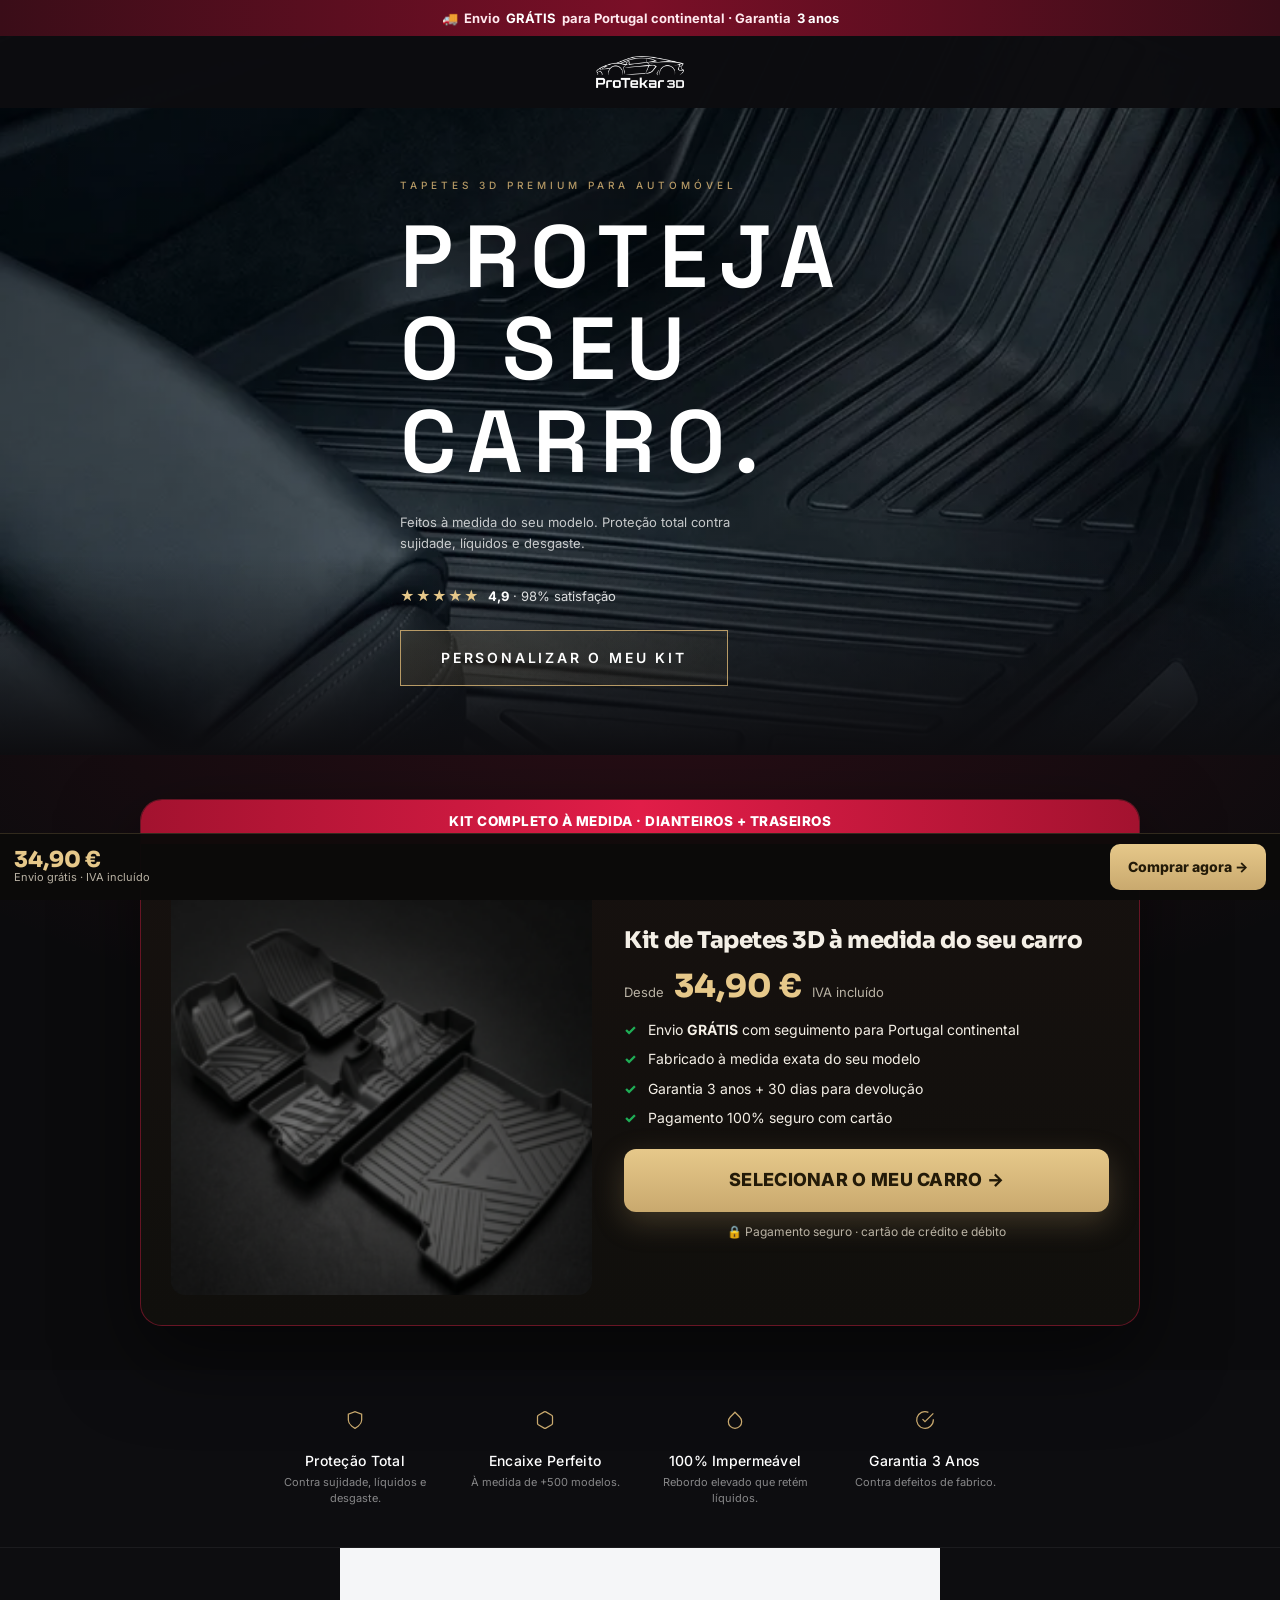
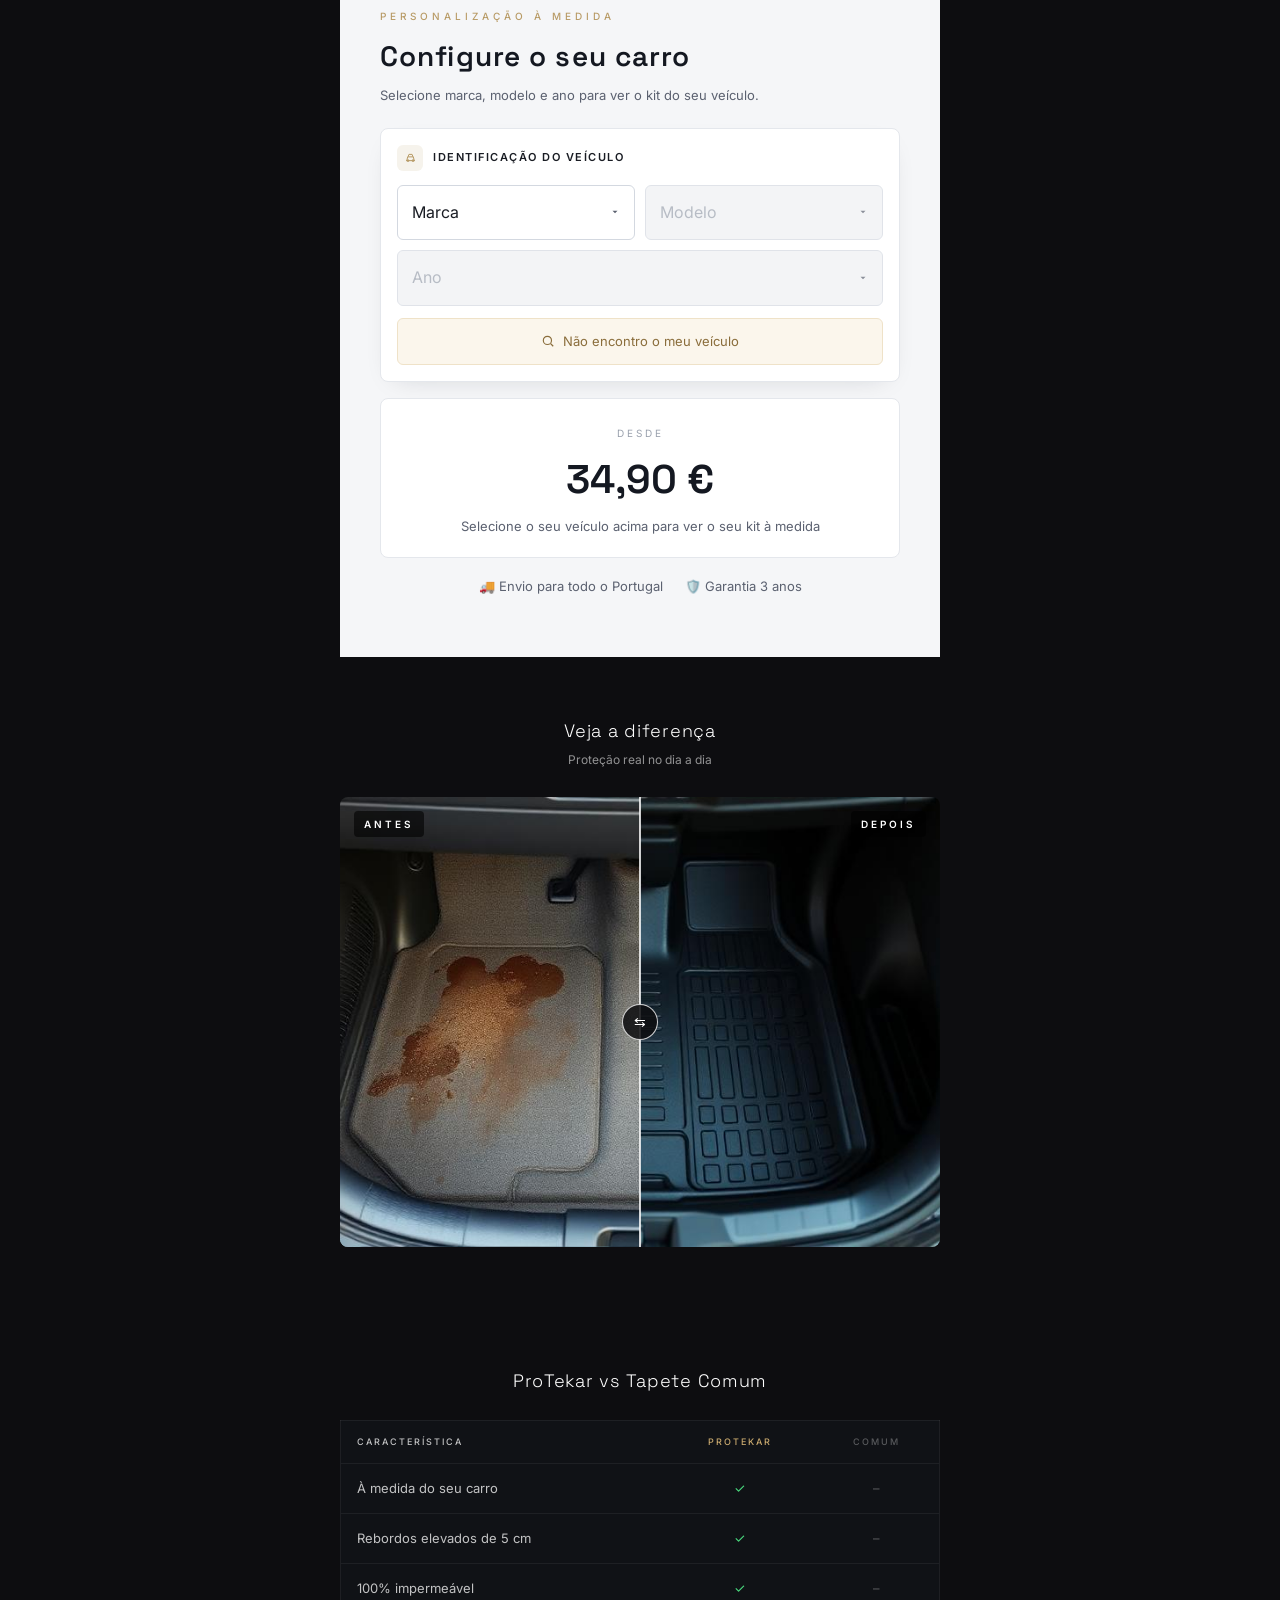
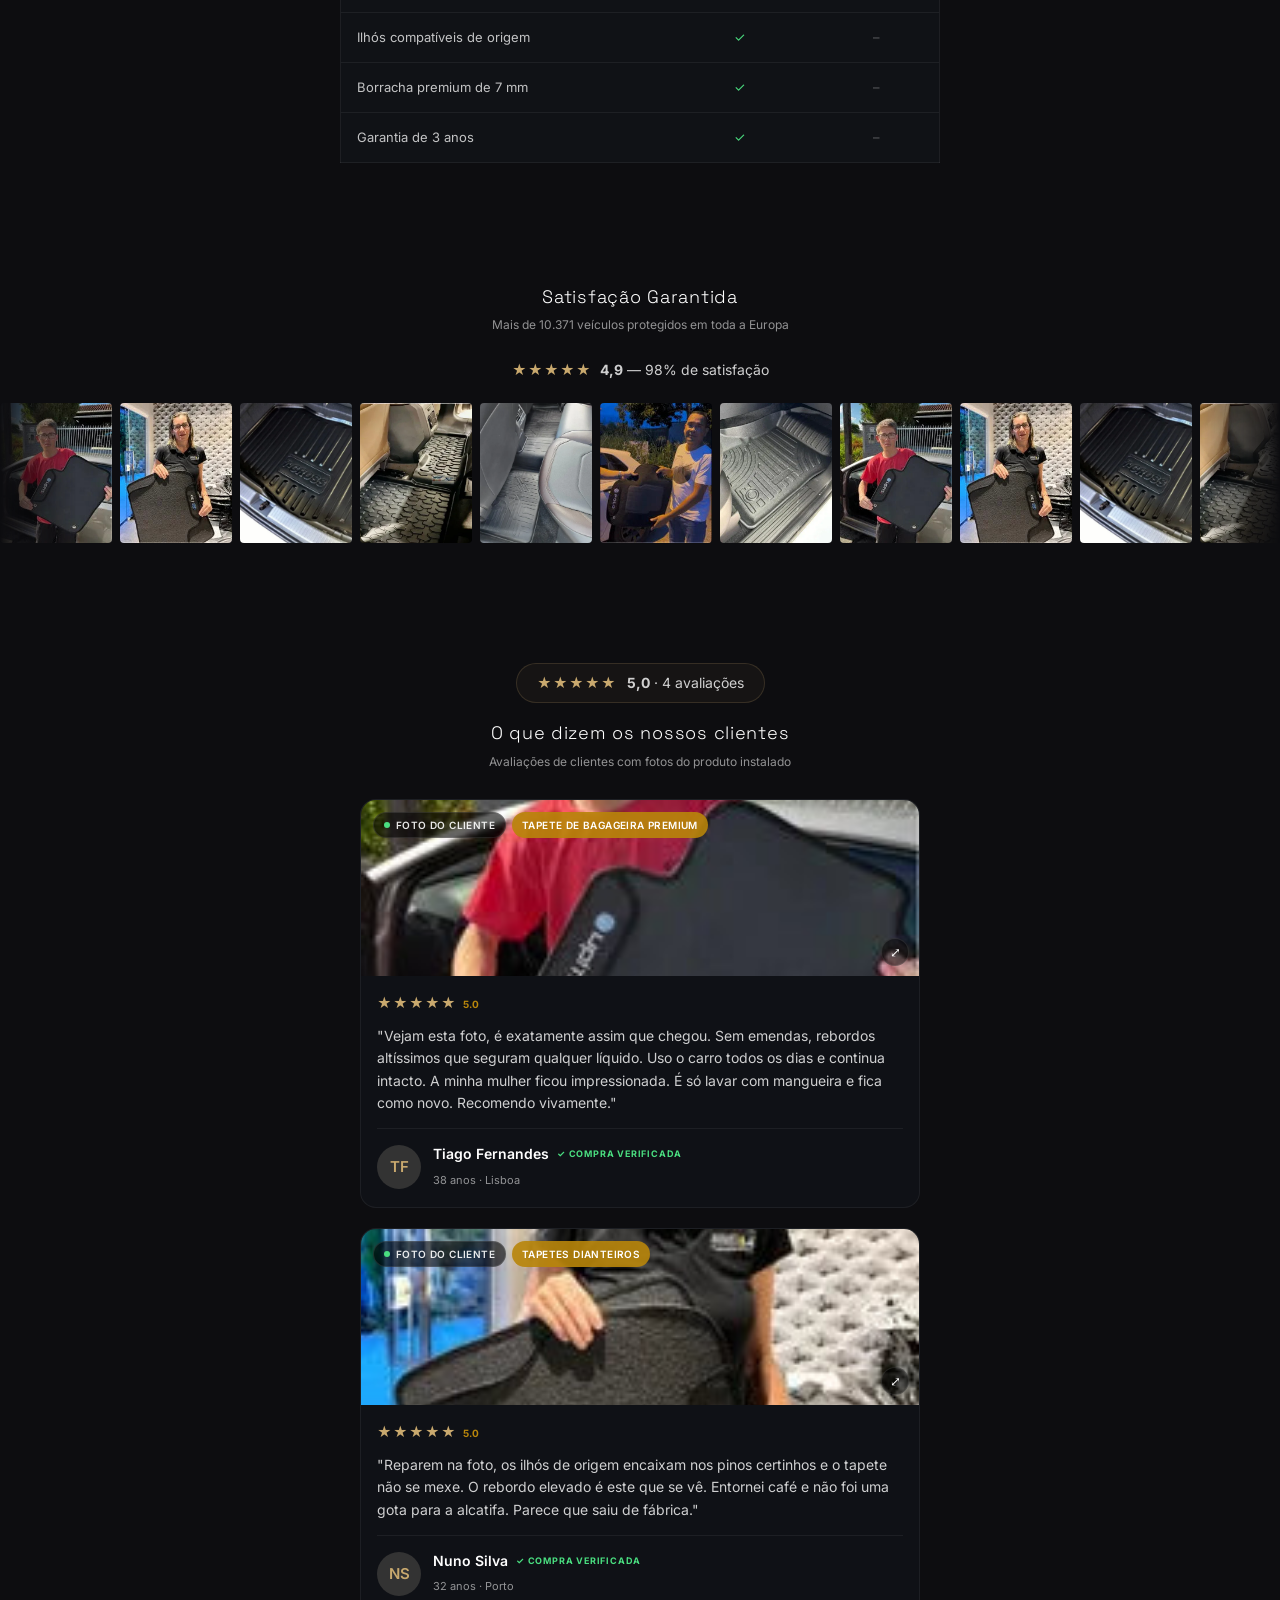
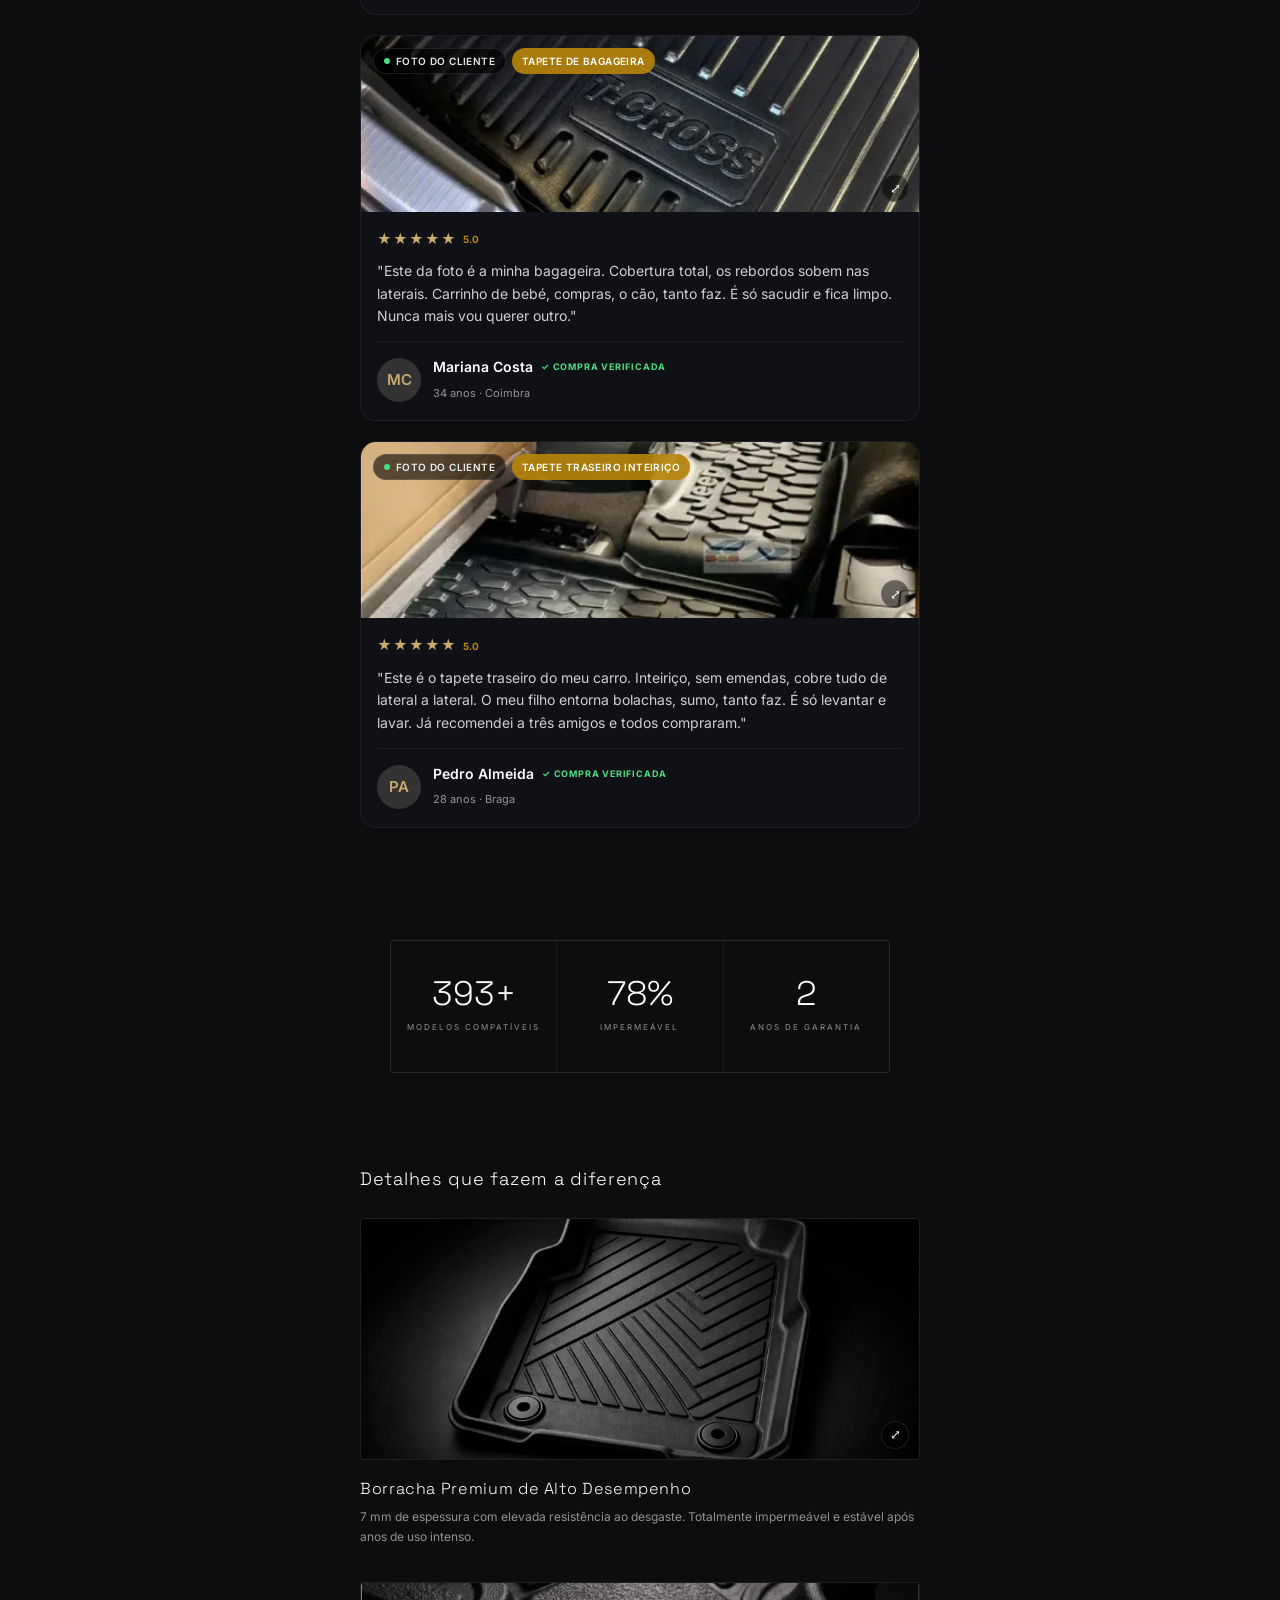
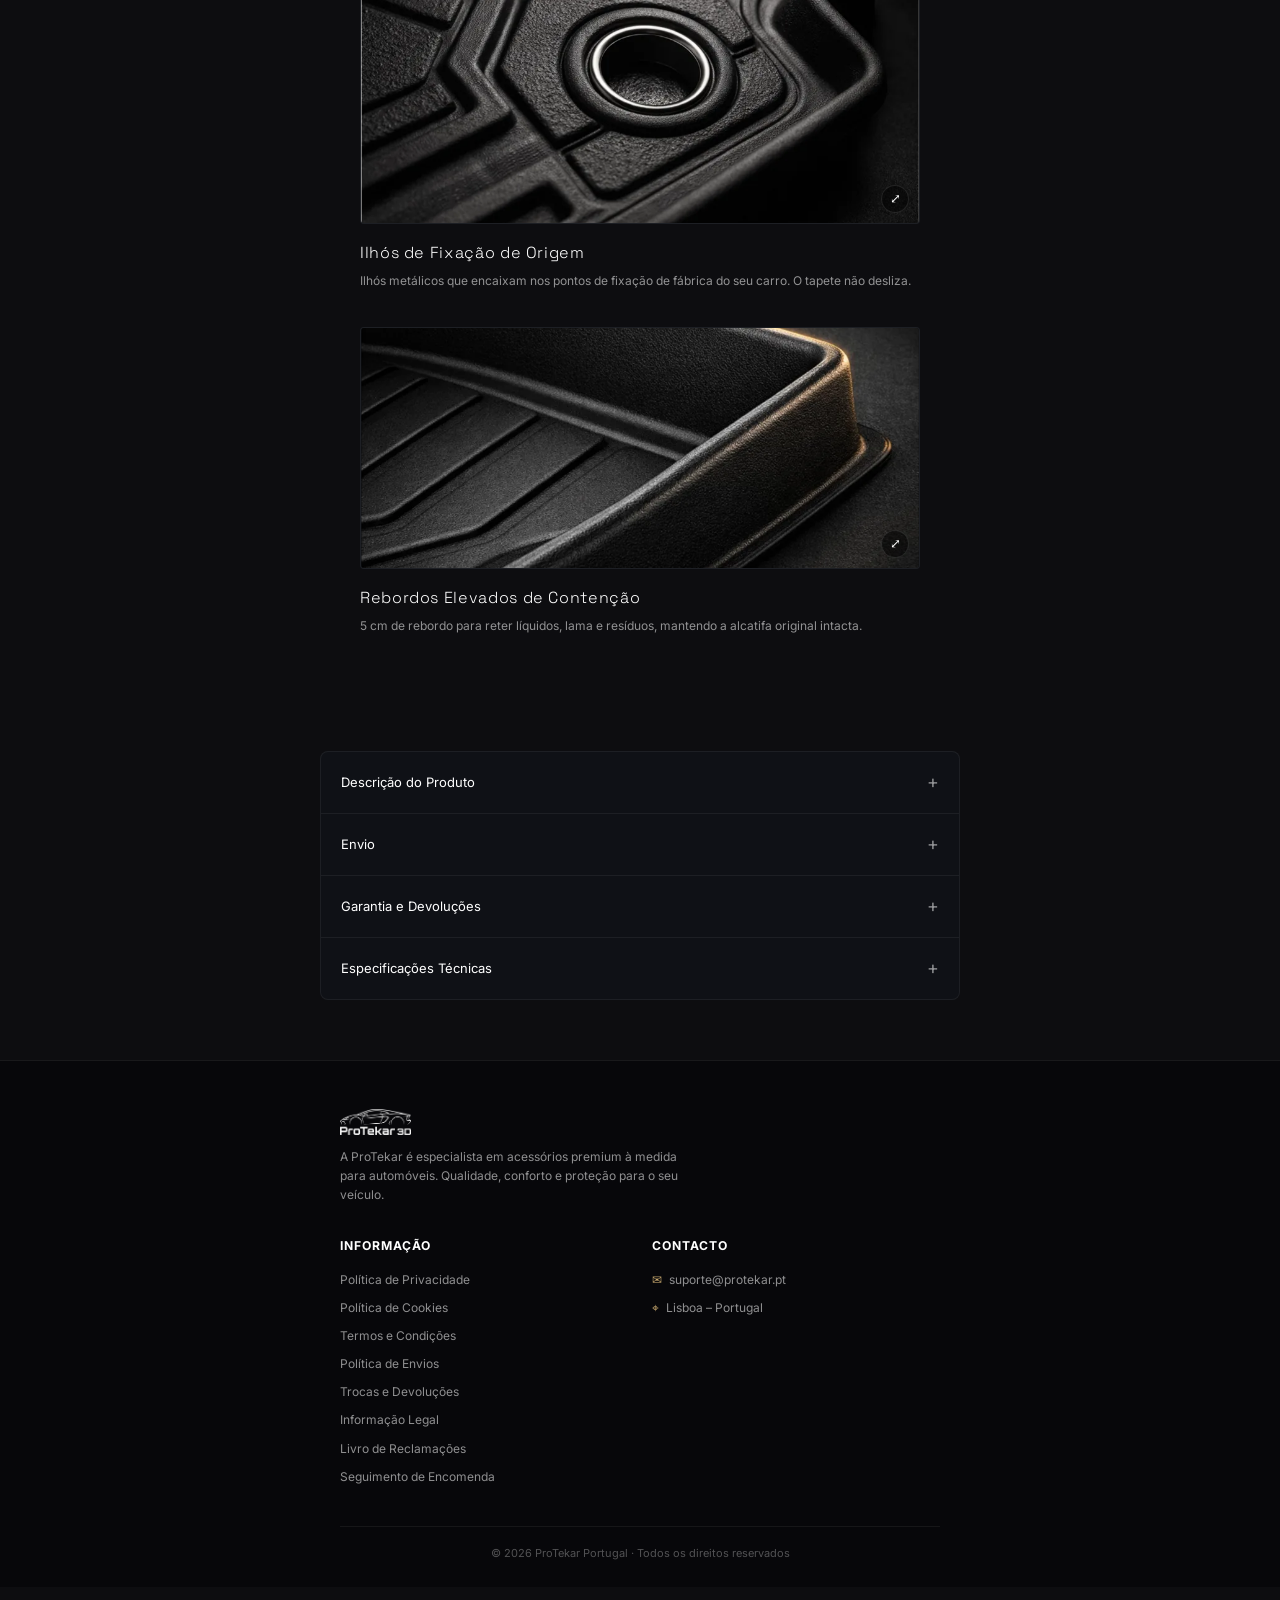
<file: index.html>
<!DOCTYPE html>
<html lang="pt-PT">
<head>
    <meta charset="UTF-8">
    <meta name="viewport" content="width=device-width, initial-scale=1.0">
    <title>ProTekar Portugal – Tapetes 3D Premium para o seu Automóvel</title>
    <meta name="description" content="Tapetes 3D premium feitos à medida do seu automóvel. Proteção total contra sujidade, líquidos e desgaste. Envios para todo o Portugal.">
    <link rel="preconnect" href="https://fonts.googleapis.com">
    <link rel="preconnect" href="https://fonts.gstatic.com" crossorigin>
    <link href="https://fonts.googleapis.com/css2?family=Inter:wght@300;400;500;600;700;800&family=Space+Grotesk:wght@300;500;600;700&family=Sora:wght@600;700;800&display=swap" rel="stylesheet">
    <link rel="stylesheet" href="index.css">
</head>
<body>
    <!-- Top bar -->
    <div class="topbar">
        <span>🚚</span> Envio <b>GRÁTIS</b> para Portugal continental · Garantia <b>3 anos</b>
    </div>

    <!-- Header -->
    <header class="header" id="header">
        <button class="nav-toggle" id="navToggle" aria-label="Abrir menu" aria-expanded="false">
            <span></span><span></span><span></span>
        </button>
        <a href="#hero" class="header-logo" aria-label="ProTekar Portugal">
            <img src="images/protekar-logo.png" alt="ProTekar 3D" width="120" height="34">
        </a>
        <span class="header-spacer"></span>
    </header>

    <!-- Side menu -->
    <div class="menu-overlay" id="menuOverlay" hidden></div>
    <nav class="menu" id="menu" aria-hidden="true">
        <img src="images/protekar-logo.png" alt="ProTekar 3D" class="menu-logo">
        <a href="#hero">Início</a>
        <a href="#beneficios">Vantagens</a>
        <a href="#configurador">Configure o seu carro</a>
        <a href="#comparativo">Antes e depois</a>
        <a href="#satisfaccion">O produto instalado</a>
        <a href="#resenas">Testemunhos</a>
        <a href="#detalles">Detalhes</a>
        <a href="#faq">Perguntas frequentes</a>
    </nav>

    <!-- Hero -->
    <section class="hero" id="hero">
        <img class="hero-bg" src="images/produto-instalado-carro.webp" alt="" aria-hidden="true">
        <div class="hero-overlay"></div>
        <div class="hero-overlay-bottom"></div>
        <div class="hero-content">
            <p class="hero-subtitle">Tapetes 3D premium para automóvel</p>
            <h1 class="hero-title">Proteja o seu carro.</h1>
            <p class="hero-description">Feitos à medida do seu modelo. Proteção total contra sujidade, líquidos e desgaste.</p>
            <div class="hero-rating">
                <span class="stars">★★★★★</span>
                <span class="hero-rating-text"><strong>4,9</strong> · 98% satisfação</span>
            </div>
            <a href="#configurador" class="btn-outline">PERSONALIZAR O MEU KIT</a>
        </div>
    </section>

    <!-- Offer -->
    <section class="offer-sec" id="oferta">
        <div class="offer">
            <div class="offer-flag">KIT COMPLETO À MEDIDA · DIANTEIROS + TRASEIROS</div>
            <div class="offer-grid">
                <img class="offer-img" src="images/completo.webp" alt="Kit completo de tapetes 3D ProTekar">
                <div class="offer-info">
                    <h2>Kit de Tapetes 3D à medida do seu carro</h2>
                    <div class="price-row">
                        <span class="price-from">Desde</span>
                        <span class="price-now" data-price></span>
                        <span class="price-tax">IVA incluído</span>
                    </div>
                    <ul class="offer-list">
                        <li>Envio <b>GRÁTIS</b> com seguimento para Portugal continental</li>
                        <li>Fabricado à medida exata do seu modelo</li>
                        <li>Garantia 3 anos + 30 dias para devolução</li>
                        <li>Pagamento 100% seguro com cartão</li>
                    </ul>
                    <a href="#configurador" class="cta-big">SELECIONAR O MEU CARRO →</a>
                    <div class="offer-pay">🔒 Pagamento seguro · cartão de crédito e débito</div>
                </div>
            </div>
        </div>
    </section>

    <!-- Benefits -->
    <section class="beneficios" id="beneficios">
        <div class="beneficio">
            <svg viewBox="0 0 24 24"><path d="M12 22s8-4 8-10V5l-8-3-8 3v7c0 6 8 10 8 10z"/></svg>
            <h3>Proteção Total</h3>
            <p>Contra sujidade, líquidos e desgaste.</p>
        </div>
        <div class="beneficio">
            <svg viewBox="0 0 24 24"><path d="M21 16V8a2 2 0 00-1-1.73l-7-4a2 2 0 00-2 0l-7 4A2 2 0 003 8v8a2 2 0 001 1.73l7 4a2 2 0 002 0l7-4A2 2 0 0021 16z"/></svg>
            <h3>Encaixe Perfeito</h3>
            <p>À medida de +500 modelos.</p>
        </div>
        <div class="beneficio">
            <svg viewBox="0 0 24 24"><path d="M12 2.69l5.66 5.66a8 8 0 11-11.31 0z"/></svg>
            <h3>100% Impermeável</h3>
            <p>Rebordo elevado que retém líquidos.</p>
        </div>
        <div class="beneficio">
            <svg viewBox="0 0 24 24"><path d="M22 11.08V12a10 10 0 11-5.93-9.14"/><polyline points="22 4 12 14.01 9 11.01"/></svg>
            <h3>Garantia 3 Anos</h3>
            <p>Contra defeitos de fabrico.</p>
        </div>
    </section>

    <!-- Configurator (light section) -->
    <section class="configurador" id="configurador">
        <p class="eyebrow">PERSONALIZAÇÃO À MEDIDA</p>
        <h2 class="cfg-title">Configure o seu carro</h2>
        <p class="cfg-sub">Selecione marca, modelo e ano para ver o kit do seu veículo.</p>

        <div class="config-card">
            <div class="config-card-head">
                <span class="config-icon">
                    <svg viewBox="0 0 24 24"><path d="M5 17h14M6 17l1.5-6h9L18 17M8 11l1.5-4h5L16 11"/><circle cx="8" cy="17" r="1.5"/><circle cx="16" cy="17" r="1.5"/></svg>
                </span>
                IDENTIFICAÇÃO DO VEÍCULO
            </div>
            <div class="config-grid">
                <select id="marca" aria-label="Marca">
                    <option value="">Marca</option>
                </select>
                <select id="modelo" aria-label="Modelo" disabled>
                    <option value="">Modelo</option>
                </select>
                <select id="anio" aria-label="Ano" class="full" disabled>
                    <option value="">Ano</option>
                </select>
            </div>
            <a href="mailto:suporte@protekar.pt" class="config-help">
                <svg viewBox="0 0 24 24"><circle cx="11" cy="11" r="7"/><path d="M21 21l-4.3-4.3"/></svg>
                Não encontro o meu veículo
            </a>
        </div>

        <div class="price-card" id="configuradorResultado"></div>

        <ul class="cfg-perks">
            <li>🚚 Envio para todo o Portugal</li>
            <li>🛡️ Garantia 3 anos</li>
        </ul>
    </section>

    <!-- Before / after -->
    <section class="antes-depois" id="comparativo">
        <h2 class="section-title-center">Veja a diferença</h2>
        <p class="section-sub-center">Proteção real no dia a dia</p>
        <div class="ba" id="beforeAfter">
            <img src="images/depois-tapete.jpg" alt="Tapete ProTekar instalado" class="ba-img">
            <div class="ba-before">
                <img src="images/antes-tapete.jpg" alt="Alcatifa original sem proteção" class="ba-img">
            </div>
            <span class="ba-tag ba-tag-l">ANTES</span>
            <span class="ba-tag ba-tag-r">DEPOIS</span>
            <div class="ba-handle"><span>⇆</span></div>
            <input type="range" min="0" max="100" value="50" id="baRange" aria-label="Comparar antes e depois">
        </div>
    </section>

    <!-- Comparison table -->
    <section class="tabela">
        <h2 class="section-title-center">ProTekar vs Tapete Comum</h2>
        <div class="table-wrap">
            <table class="vs">
                <thead>
                    <tr><th>CARACTERÍSTICA</th><th class="vs-pk">PROTEKAR</th><th>COMUM</th></tr>
                </thead>
                <tbody>
                    <tr><td>À medida do seu carro</td><td class="yes">✓</td><td class="no">–</td></tr>
                    <tr><td>Rebordos elevados de 5 cm</td><td class="yes">✓</td><td class="no">–</td></tr>
                    <tr><td>100% impermeável</td><td class="yes">✓</td><td class="no">–</td></tr>
                    <tr><td>Ilhós compatíveis de origem</td><td class="yes">✓</td><td class="no">–</td></tr>
                    <tr><td>Borracha premium de 7 mm</td><td class="yes">✓</td><td class="no">–</td></tr>
                    <tr><td>Garantia de 3 anos</td><td class="yes">✓</td><td class="no">–</td></tr>
                </tbody>
            </table>
        </div>
    </section>

    <!-- Product photo marquee -->
    <section class="satisfaccion" id="satisfaccion">
        <h2 class="section-title-center">Satisfação Garantida</h2>
        <p class="section-sub-center">Mais de 10.371 veículos protegidos em toda a Europa</p>
        <div class="sat-rating">
            <span class="stars">★★★★★</span>
            <span class="rating-inline"><strong>4,9</strong> — 98% de satisfação</span>
        </div>
        <div class="marquee" aria-label="Fotos do produto instalado">
            <div class="marquee-track">
                <img src="images/cliente-1.png" alt="Tapete ProTekar instalado">
                <img src="images/cliente-2.png" alt="Tapete ProTekar instalado">
                <img src="images/cliente-3.webp" alt="Tapete ProTekar instalado">
                <img src="images/cliente-4.webp" alt="Tapete ProTekar instalado">
                <img src="images/cliente-5.webp" alt="Tapete ProTekar instalado">
                <img src="images/cliente-6.png" alt="Tapete ProTekar instalado">
                <img src="images/cliente-7.webp" alt="Tapete ProTekar instalado">
                <img src="images/cliente-1.png" alt="" aria-hidden="true">
                <img src="images/cliente-2.png" alt="" aria-hidden="true">
                <img src="images/cliente-3.webp" alt="" aria-hidden="true">
                <img src="images/cliente-4.webp" alt="" aria-hidden="true">
                <img src="images/cliente-5.webp" alt="" aria-hidden="true">
                <img src="images/cliente-6.png" alt="" aria-hidden="true">
                <img src="images/cliente-7.webp" alt="" aria-hidden="true">
            </div>
        </div>
    </section>

    <!-- Customer reviews (rendered from reviews.js; hidden while empty) -->
    <section class="resenas" id="resenas" hidden>
        <div class="resenas-header">
            <div class="resenas-badge">
                <span class="stars">★★★★★</span>
                <span class="rating-inline"><strong id="ratingAvg"></strong> · <span id="ratingCount"></span></span>
            </div>
            <h2 class="section-title-center">O que dizem os nossos clientes</h2>
            <p class="section-sub-center">Avaliações de clientes com fotos do produto instalado</p>
        </div>
        <div id="resenasList"></div>
    </section>

    <!-- Stats -->
    <section class="estadisticas">
        <div class="stats-grid">
            <div class="stat"><span class="stat-num" data-count="500" data-suffix="+">0</span><span class="stat-label">MODELOS COMPATÍVEIS</span></div>
            <div class="stat"><span class="stat-num" data-count="100" data-suffix="%">0</span><span class="stat-label">IMPERMEÁVEL</span></div>
            <div class="stat"><span class="stat-num" data-count="3">0</span><span class="stat-label">ANOS DE GARANTIA</span></div>
        </div>
    </section>

    <!-- Details -->
    <section class="detalles" id="detalles">
        <h2 class="section-title-left">Detalhes que fazem a diferença</h2>
        <article class="detalle">
            <div class="detalle-image"><img src="images/detalhe-borracha.webp" alt="Borracha premium de 7 mm" loading="lazy"></div>
            <h3>Borracha Premium de Alto Desempenho</h3>
            <p>7 mm de espessura com elevada resistência ao desgaste. Totalmente impermeável e estável após anos de uso intenso.</p>
        </article>
        <article class="detalle">
            <div class="detalle-image"><img src="images/detalhe-ilhos.webp" alt="Ilhós de fixação de origem" loading="lazy"></div>
            <h3>Ilhós de Fixação de Origem</h3>
            <p>Ilhós metálicos que encaixam nos pontos de fixação de fábrica do seu carro. O tapete não desliza.</p>
        </article>
        <article class="detalle">
            <div class="detalle-image"><img src="images/detalhe-borda.webp" alt="Rebordos elevados de 5 cm" loading="lazy"></div>
            <h3>Rebordos Elevados de Contenção</h3>
            <p>5 cm de rebordo para reter líquidos, lama e resíduos, mantendo a alcatifa original intacta.</p>
        </article>
    </section>

    <!-- FAQ -->
    <section class="faq" id="faq">
        <div class="faq-accordion">
            <details class="faq-item">
                <summary>Descrição do Produto</summary>
                <p>Kit de tapetes 3D em borracha termoformada, fabricado à medida do modelo e ano do seu carro. Inclui dianteiros e traseiros, com rebordos elevados e ilhós compatíveis com as fixações de origem.</p>
            </details>
            <details class="faq-item">
                <summary>Envio</summary>
                <p>Envio gratuito com seguimento para Portugal continental. Açores e Madeira: consulte as condições. Receberá o número de seguimento por email quando a encomenda for expedida.</p>
            </details>
            <details class="faq-item">
                <summary>Garantia e Devoluções</summary>
                <p>3 anos de garantia contra defeitos de fabrico e 30 dias para devolver o produto se não ficar satisfeito, nos termos da legislação de defesa do consumidor.</p>
            </details>
            <details class="faq-item">
                <summary>Especificações Técnicas</summary>
                <ul>
                    <li>Material: borracha premium de alto desempenho</li>
                    <li>Espessura: 7 mm</li>
                    <li>Rebordo elevado: 5 cm</li>
                    <li>Fixação: ilhós metálicos compatíveis de origem</li>
                    <li>Limpeza: água e sabão neutro</li>
                </ul>
            </details>
        </div>
    </section>

    <!-- Footer -->
    <footer class="footer">
        <div class="footer-inner">
            <img src="images/protekar-logo.png" alt="ProTekar 3D" class="footer-logo">
            <p class="footer-about">A ProTekar é especialista em acessórios premium à medida para automóveis. Qualidade, conforto e proteção para o seu veículo.</p>
            <div class="footer-cols">
                <div>
                    <h4>Informação</h4>
                    <ul>
                        <li><a href="#">Política de Privacidade</a></li>
                        <li><a href="#">Política de Cookies</a></li>
                        <li><a href="#">Termos e Condições</a></li>
                        <li><a href="#">Política de Envios</a></li>
                        <li><a href="#">Trocas e Devoluções</a></li>
                        <li><a href="#">Informação Legal</a></li>
                        <li><a href="#">Livro de Reclamações</a></li>
                        <li><a href="#">Seguimento de Encomenda</a></li>
                    </ul>
                </div>
                <div>
                    <h4>Contacto</h4>
                    <ul>
                        <li><span class="ico">✉</span> <a href="mailto:suporte@protekar.pt">suporte@protekar.pt</a></li>
                        <li><span class="ico">⌖</span> Lisboa – Portugal</li>
                    </ul>
                </div>
            </div>
            <p class="footer-bottom">© 2026 ProTekar Portugal · Todos os direitos reservados</p>
        </div>
    </footer>

    <!-- Lightbox -->
    <div class="lightbox" id="lightbox" role="dialog" aria-modal="true" aria-label="Foto ampliada" hidden>
        <button class="lb-close" id="lbClose" aria-label="Fechar">✕</button>
        <button class="lb-nav lb-prev" id="lbPrev" aria-label="Foto anterior">‹</button>
        <figure class="lb-figure">
            <img id="lbImg" alt="">
            <figcaption id="lbCaption"></figcaption>
        </figure>
        <button class="lb-nav lb-next" id="lbNext" aria-label="Foto seguinte">›</button>
    </div>

    <!-- Sticky buy bar -->
    <div class="sticky" id="buybar">
        <div class="sticky-info">
            <span class="price-now" data-price></span>
            <small>Envio grátis · IVA incluído</small>
        </div>
        <a href="#configurador" class="sticky-cta">Comprar agora →</a>
    </div>

    <script src="reviews.js"></script>
    <script src="app.js"></script>
</body>
</html>
</file>
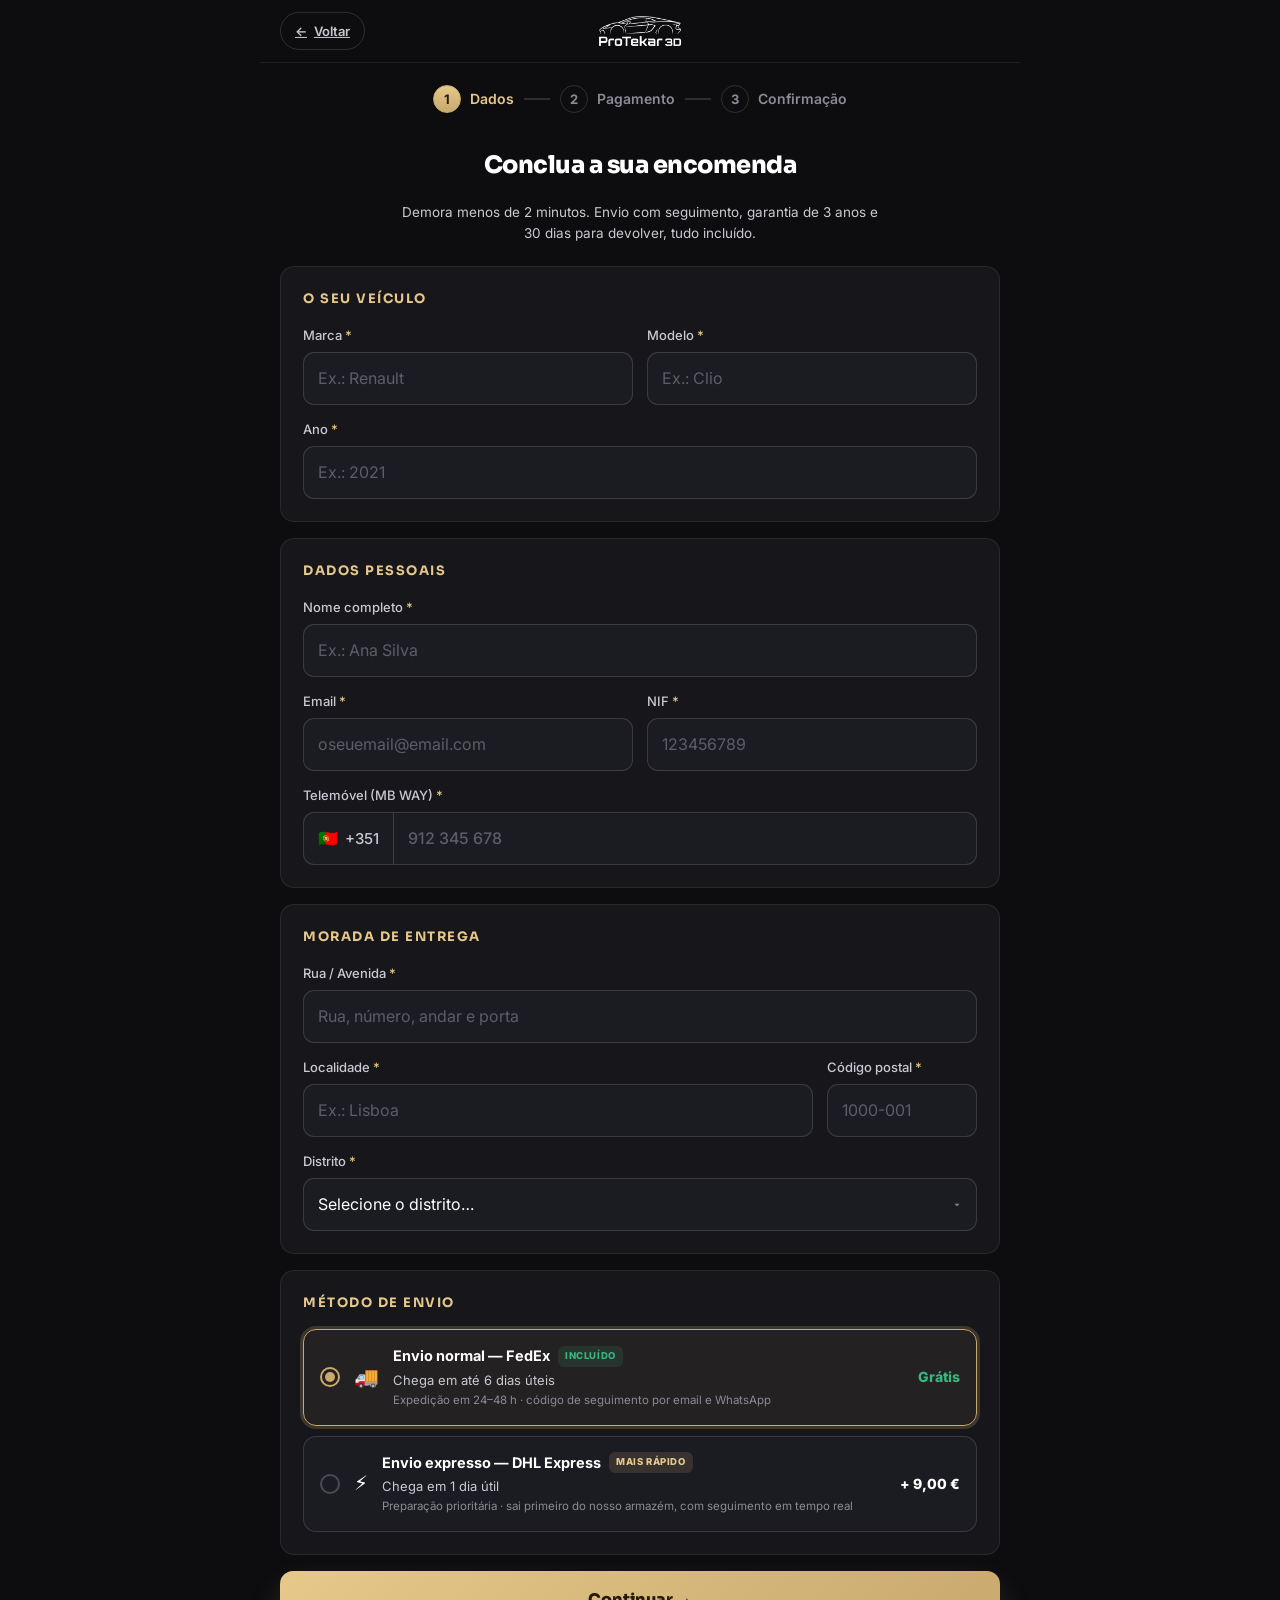
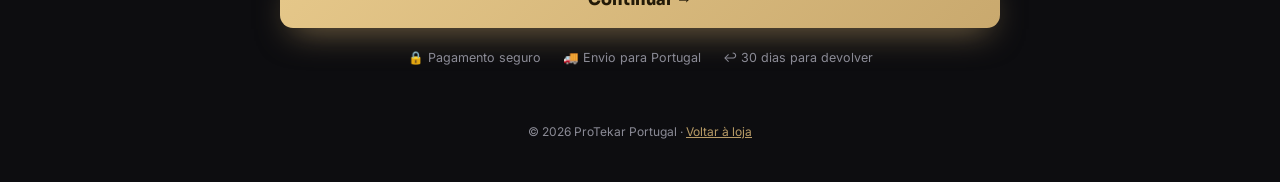
<file: checkout.html>
<!DOCTYPE html>
<html lang="pt-PT">
<head>
    <meta charset="UTF-8">
    <meta name="viewport" content="width=device-width, initial-scale=1.0">
    <title>Finalizar compra — ProTekar Portugal</title>
    <meta name="robots" content="noindex">
    <link rel="preconnect" href="https://fonts.googleapis.com">
    <link rel="preconnect" href="https://fonts.gstatic.com" crossorigin>
    <link href="https://fonts.googleapis.com/css2?family=Inter:wght@400;500;600;700;800&family=Sora:wght@600;700;800&display=swap" rel="stylesheet">
    <link rel="stylesheet" href="checkout.css">
</head>
<body>
    <header class="header">
        <a href="/" class="back-link"><span>←</span> <span class="txt">Voltar</span></a>
        <a href="/" class="logo"><img src="images/protekar-logo.png" alt="ProTekar 3D" width="120" height="34"></a>
    </header>

    <ol class="steps">
        <li class="st on" id="stDados"><span class="n">1</span> Dados</li>
        <li class="ln"></li>
        <li class="st" id="stPagamento"><span class="n">2</span> Pagamento</li>
        <li class="ln"></li>
        <li class="st" id="stConfirmacao"><span class="n">3</span> Confirmação</li>
    </ol>

    <form class="wrap" id="checkoutForm" novalidate>
        <h1 class="phead-title">Conclua a sua encomenda</h1>
        <p class="phead-sub">Demora menos de 2 minutos. Envio com seguimento, garantia de 3 anos e 30 dias para devolver, tudo incluído.</p>

        <!-- ============ STEP 1 — Dados ============ -->
        <section class="co-step" id="step1">

            <!-- Vehicle (only if it did not arrive from the configurator) -->
            <section class="card" id="vehicleCard" hidden>
                <div class="card-title">O seu veículo</div>
                <div class="grid">
                    <label class="field"><span>Marca <i class="req">*</i></span><input name="marca" placeholder="Ex.: Renault" maxlength="60"></label>
                    <label class="field"><span>Modelo <i class="req">*</i></span><input name="modelo" placeholder="Ex.: Clio" maxlength="60"></label>
                </div>
                <label class="field"><span>Ano <i class="req">*</i></span><input name="anio" inputmode="numeric" placeholder="Ex.: 2021" maxlength="4" pattern="\d{4}"></label>
            </section>

            <section class="card">
                <div class="card-title">Dados Pessoais</div>
                <label class="field"><span>Nome completo <i class="req">*</i></span><input name="nombre" autocomplete="name" placeholder="Ex.: Ana Silva" maxlength="80"></label>
                <div class="grid">
                    <label class="field"><span>Email <i class="req">*</i></span><input name="email" type="email" autocomplete="email" placeholder="oseuemail@email.com" maxlength="120"></label>
                    <label class="field"><span>NIF <i class="req">*</i></span><input name="nif" inputmode="numeric" autocomplete="off" placeholder="123456789" maxlength="20"></label>
                </div>
                <label class="field"><span>Telemóvel (MB WAY) <i class="req">*</i></span>
                    <span class="phone-row">
                        <span class="phone-prefix"><span class="flag">🇵🇹</span> +351</span>
                        <input name="telefono" type="tel" autocomplete="tel" placeholder="912 345 678" maxlength="30">
                    </span>
                </label>
            </section>

            <section class="card">
                <div class="card-title">Morada de Entrega</div>
                <label class="field"><span>Rua / Avenida <i class="req">*</i></span><input name="direccion" autocomplete="address-line1" placeholder="Rua, número, andar e porta" maxlength="160"></label>
                <div class="grid g-cp">
                    <label class="field"><span>Localidade <i class="req">*</i></span><input name="ciudad" autocomplete="address-level2" placeholder="Ex.: Lisboa" maxlength="80"></label>
                    <label class="field"><span>Código postal <i class="req">*</i></span><input name="cp" autocomplete="postal-code" placeholder="1000-001" maxlength="8" pattern="\d{4}-\d{3}"></label>
                </div>
                <label class="field"><span>Distrito <i class="req">*</i></span>
                    <select name="region" autocomplete="address-level1">
                        <option value="">Selecione o distrito…</option>
                    </select>
                </label>
            </section>

            <section class="card">
                <div class="card-title">Método de Envio</div>
                <div id="shipOptions"></div>
            </section>

            <button type="button" class="btn-primary" id="toStep2">Continuar →</button>
            <div class="trust">
                <span>🔒 Pagamento seguro</span>
                <span>🚚 Envio para Portugal</span>
                <span>↩ 30 dias para devolver</span>
            </div>
        </section>

        <!-- ============ STEP 2 — Pagamento ============ -->
        <section class="co-step" id="step2" hidden>

            <section class="card bumps-card">
                <div class="card-title">Complete a sua encomenda <span class="badge-once">OFERTA ÚNICA</span></div>
                <div id="bumps"></div>
            </section>

            <section class="card">
                <div class="card-title">Resumo da encomenda</div>
                <div class="sum-prod">
                    <img id="prodImg" alt="">
                    <div class="sum-meta">
                        <b id="prodName"></b>
                        <span class="veh" id="prodVehicle"></span>
                        <span class="sum-price"><span class="now" id="prodNow"></span> <s id="prodOld" hidden></s></span>
                    </div>
                </div>
                <div class="lines" id="sumLines"></div>
                <div class="total"><span class="l">Total a pagar</span><span class="r" data-total></span></div>
                <p class="count" id="promoCount" hidden>⏱ A promoção termina em <b id="promoTimer"></b></p>
            </section>

            <section class="card">
                <div class="card-title">Método de Pagamento</div>
                <label class="pm">
                    <input type="radio" name="pm" value="mbway" checked>
                    <span class="pm-radio"></span>
                    <span class="pm-b"><b>MB WAY</b><span>Confirme na app do telemóvel — instantâneo</span></span>
                    <span class="pm-logo">MB</span>
                </label>
                <label class="pm" style="margin-top:10px">
                    <input type="radio" name="pm" value="multibanco">
                    <span class="pm-radio"></span>
                    <span class="pm-b"><b>Multibanco</b><span>Entidade + Referência · ATM ou homebanking</span></span>
                    <span class="pm-logo mb-multi">MULTIBANCO</span>
                </label>
                <label class="pm" style="margin-top:10px">
                    <input type="radio" name="pm" value="card">
                    <span class="pm-radio"></span>
                    <span class="pm-b"><b>Cartão de crédito / débito</b><span>Visa, Mastercard · Apple Pay e Google Pay</span></span>
                    <span class="pm-logo" style="color:#1a1f71">VISA</span>
                </label>

                <p class="form-error" id="formError" role="alert" hidden style="margin-top:16px"></p>
                <button type="submit" class="btn-primary" id="payBtn" style="margin-top:16px">
                    <svg viewBox="0 0 24 24"><rect x="4" y="11" width="16" height="10" rx="2"/><path d="M8 11V7a4 4 0 018 0v4"/></svg>
                    <span>Finalizar Encomenda · <b data-total></b></span>
                </button>
                <button type="button" class="btn-ghost" id="backEdit">← Editar dados</button>
                <p class="ssl">🔒 Pagamento processado de forma segura via Stripe (cartão, MB WAY, Multibanco)</p>
            </section>
        </section>
    </form>

    <footer class="foot">© 2026 ProTekar Portugal · <a href="/">Voltar à loja</a></footer>

    <script src="reviews.js"></script>
    <script src="checkout.js"></script>
</body>
</html>
</file>
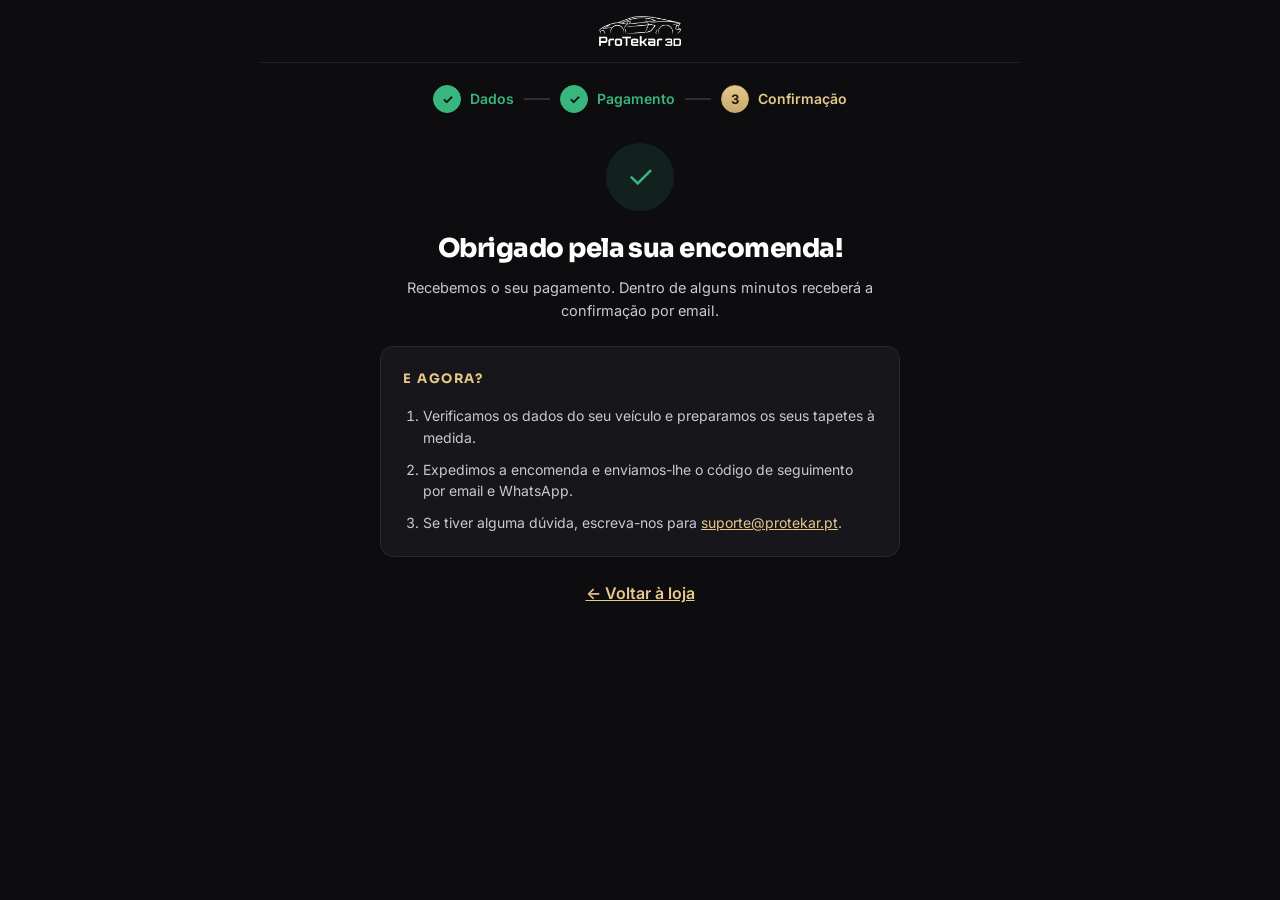
<file: obrigado.html>
<!DOCTYPE html>
<html lang="pt-PT">
<head>
    <meta charset="UTF-8">
    <meta name="viewport" content="width=device-width, initial-scale=1.0">
    <title>Obrigado pela sua encomenda! — ProTekar Portugal</title>
    <meta name="robots" content="noindex">
    <link rel="preconnect" href="https://fonts.googleapis.com">
    <link rel="preconnect" href="https://fonts.gstatic.com" crossorigin>
    <link href="https://fonts.googleapis.com/css2?family=Inter:wght@400;500;600;700;800&family=Sora:wght@600;700;800&display=swap" rel="stylesheet">
    <link rel="stylesheet" href="checkout.css">
    <style>
        .thanks { max-width: 560px; margin: 8px auto 40px; padding: 0 20px; text-align: center; }
        .thanks .ok { width: 68px; height: 68px; margin: 8px auto 18px; border-radius: 50%; display: grid; place-items: center; background: var(--ok-bg); color: var(--ok); font-size: 32px; }
        .thanks h1 { font-family: Sora, sans-serif; font-size: 26px; font-weight: 800; letter-spacing: -.02em; margin: 0 0 8px; }
        .thanks .lead { color: var(--ink2); font-size: 14.5px; margin: 0; }
        .thanks .card { text-align: left; margin-top: 24px; }
        .thanks ol { margin: 0; padding-left: 20px; display: grid; gap: 10px; font-size: 14px; color: var(--ink2); }
        .thanks ol a { color: var(--gold-bright); }
        .thanks .back { display: inline-block; margin-top: 24px; font-weight: 600; color: var(--gold-bright); }
    </style>
</head>
<body>
    <header class="header">
        <a href="/" class="logo"><img src="images/protekar-logo.png" alt="ProTekar 3D" width="120" height="34"></a>
    </header>

    <ol class="steps">
        <li class="st done"><span class="n">✓</span> Dados</li>
        <li class="ln"></li>
        <li class="st done"><span class="n">✓</span> Pagamento</li>
        <li class="ln"></li>
        <li class="st on"><span class="n">3</span> Confirmação</li>
    </ol>

    <main class="thanks">
        <div class="ok">✓</div>
        <h1>Obrigado pela sua encomenda!</h1>
        <p class="lead">Recebemos o seu pagamento. Dentro de alguns minutos receberá a confirmação por email.</p>
        <section class="card">
            <div class="card-title">E agora?</div>
            <ol>
                <li>Verificamos os dados do seu veículo e preparamos os seus tapetes à medida.</li>
                <li>Expedimos a encomenda e enviamos-lhe o código de seguimento por email e WhatsApp.</li>
                <li>Se tiver alguma dúvida, escreva-nos para <a href="mailto:suporte@protekar.pt">suporte@protekar.pt</a>.</li>
            </ol>
        </section>
        <a href="/" class="back">← Voltar à loja</a>
    </main>
</body>
</html>
</file>
<file: index.css>
/* ========================================
   ProTekar Portugal – Design system
   Coluna central estreita, dark + dourado, secção do configurador clara
   ======================================== */

:root {
    --bg-primary: #0d0d10;
    --bg-secondary: #111318;
    --bg-card: rgba(17, 19, 24, 0.8);
    --border-color: rgba(255, 255, 255, 0.06);
    --border-light: rgba(255, 255, 255, 0.08);
    --gold: #b89b66;
    --gold-accent: #c9a96e;
    --gold-light: #d4af7a;
    --gold-bright: #e6c88a;
    --red: #e11d48;
    --green: #4ade80;
    --text-primary: #fff;
    --text-cream: #f4efe6;
    --text-muted-warm: #b9b2a4;
    --text-secondary: rgba(255, 255, 255, 0.55);
    --text-muted: rgba(255, 255, 255, 0.3);
    --light-bg: #f5f6f8;
    --light-border: #e4e7ec;
    --light-input: #d3d8e0;
    --ink: #141821;
    --ink-2: #1a1d24;
    --font-body: 'Inter', -apple-system, BlinkMacSystemFont, 'Segoe UI', sans-serif;
    --font-heading: 'Space Grotesk', 'Inter', sans-serif;
    --font-display: 'Sora', 'Inter', sans-serif;
    --col: 600px;
}

* { box-sizing: border-box; margin: 0; padding: 0; }
html { scroll-behavior: smooth; scroll-padding-top: 110px; }
body {
    background: var(--bg-primary);
    color: var(--text-primary);
    font-family: var(--font-body);
    line-height: 1.6;
    -webkit-font-smoothing: antialiased;
    padding-top: 36px;
    padding-bottom: 66px;
}
img { max-width: 100%; display: block; }
a { color: inherit; text-decoration: none; }
section { padding: 60px 40px; }

/* ---- Top bar ---- */
.topbar {
    position: fixed;
    top: 0; left: 0; right: 0;
    z-index: 70;
    height: 36px;
    display: flex;
    align-items: center;
    justify-content: center;
    gap: 6px;
    padding: 9px 12px;
    background: linear-gradient(90deg, #3a0d18, #7a0f27 50%, #3a0d18);
    color: #ffe9ee;
    font-size: 13px;
    font-weight: 700;
    white-space: nowrap;
    overflow: hidden;
}
.topbar b { color: #fff; }

/* ---- Header ---- */
.header {
    position: sticky;
    top: 36px;
    z-index: 60;
    display: grid;
    grid-template-columns: 1fr auto 1fr;
    align-items: center;
    padding: 20px 40px;
    background: rgba(13, 13, 16, 0.98);
}
.header-logo img { height: 32px; width: auto; }
.nav-toggle {
    width: 22px; height: 16px;
    display: flex; flex-direction: column; justify-content: space-between;
    background: none; border: 0; cursor: pointer;
}
.nav-toggle span { height: 1.5px; background: #fff; border-radius: 2px; }

/* ---- Side menu ---- */
.menu-overlay {
    position: fixed; inset: 0;
    z-index: 80;
    background: rgba(0, 0, 0, 0.6);
}
.menu {
    position: fixed;
    top: 0; bottom: 0; left: 0;
    z-index: 90;
    width: min(300px, 85vw);
    background: var(--bg-secondary);
    border-right: 1px solid var(--border-color);
    padding: 28px 0;
    display: flex;
    flex-direction: column;
    transform: translateX(-100%);
    transition: transform .3s ease;
}
.menu.open { transform: none; }
.menu-logo { height: 30px; width: auto; margin: 0 24px 24px; }
.menu a {
    padding: 14px 24px;
    font-size: 14px;
    color: var(--text-secondary);
    border-top: 1px solid var(--border-color);
}
.menu a:hover { color: var(--gold-accent); }

/* ---- Hero ---- */
.hero {
    position: relative;
    height: 720px;
    margin-top: -73px;
    padding: 0 20px;
    display: flex;
    align-items: center;
    justify-content: center;
    overflow: hidden;
}
.hero-bg { position: absolute; inset: 0; width: 100%; height: 100%; object-fit: cover; }
.hero-overlay {
    position: absolute; inset: 0;
    background: linear-gradient(160deg, rgba(0,0,0,.55) 0%, rgba(0,0,0,.38) 60%, rgba(13,13,16,.6) 100%);
}
.hero-overlay-bottom {
    position: absolute; left: 0; right: 0; bottom: 0;
    height: 200px;
    background: linear-gradient(rgba(0,0,0,0), var(--bg-primary));
}
.hero-content { position: relative; width: 480px; max-width: 100%; padding-top: 73px; }
.hero-subtitle, .eyebrow {
    font-size: 10px;
    font-weight: 500;
    letter-spacing: 4px;
    text-transform: uppercase;
    color: rgba(201, 169, 110, 0.9);
    margin-bottom: 18px;
}
.hero-title {
    font-family: var(--font-heading);
    font-weight: 600;
    font-size: 88px;
    line-height: 1.05;
    letter-spacing: .12em;
    text-transform: uppercase;
    margin-bottom: 24px;
}
.hero-description {
    max-width: 360px;
    font-size: 13px;
    color: rgba(255, 255, 255, 0.75);
    margin-bottom: 32px;
}
.btn-outline {
    display: inline-block;
    padding: 16px 40px;
    border: 1px solid var(--gold);
    background: linear-gradient(135deg, rgba(184,155,102,.15), rgba(184,155,102,.05));
    font-size: 14px;
    font-weight: 600;
    letter-spacing: 2.8px;
    transition: background .3s;
}
.btn-outline:hover { background: rgba(184, 155, 102, .25); }

/* ---- Offer ---- */
.offer-sec {
    padding: 44px 16px;
    background: #0b0b0d radial-gradient(1200px 500px at 50% -10%, rgba(225, 29, 72, 0.14), rgba(0, 0, 0, 0) 70%);
}
.offer {
    max-width: 1000px;
    margin: 0 auto;
    border: 1px solid rgba(225, 29, 72, 0.4);
    border-radius: 22px;
    overflow: hidden;
    background: linear-gradient(#17110f, #100f0c);
    box-shadow: 0 30px 80px rgba(0, 0, 0, .5);
}
.offer-flag {
    background: linear-gradient(90deg, #a3122f, var(--red), #a3122f);
    text-align: center;
    font-size: 13.5px;
    font-weight: 800;
    letter-spacing: .5px;
    padding: 11px;
}
.offer-grid {
    display: grid;
    grid-template-columns: 1fr 1.15fr;
    gap: 32px;
    padding: 30px;
    align-items: center;
}
.offer-img { width: 100%; border-radius: 14px; background: #000; }
.offer-info h2 {
    font-family: var(--font-display);
    font-weight: 800;
    font-size: 23px;
    letter-spacing: -0.02em;
    line-height: 1.25;
    color: var(--text-cream);
    margin-bottom: 14px;
}
.price-row { display: flex; align-items: baseline; flex-wrap: wrap; gap: 10px; margin-bottom: 16px; }
.price-from, .price-tax { font-size: 13px; color: var(--text-muted-warm); }
.price-now {
    font-family: var(--font-display);
    font-weight: 800;
    font-size: 32px;
    color: var(--gold-bright);
    line-height: 1;
}
.offer-list { list-style: none; display: grid; gap: 7px; margin-bottom: 20px; }
.offer-list li { position: relative; padding-left: 24px; font-size: 14px; color: var(--text-cream); }
.offer-list li::before { content: '✓'; position: absolute; left: 0; color: #1faf57; font-weight: 800; }
.cta-big {
    display: block;
    text-align: center;
    padding: 17px 20px;
    border-radius: 12px;
    background: linear-gradient(180deg, var(--gold-bright), var(--gold-accent));
    color: #231a08;
    font-size: 18px;
    font-weight: 800;
    letter-spacing: .3px;
    box-shadow: 0 10px 30px rgba(201, 169, 110, .25);
    transition: transform .2s;
}
.cta-big:hover { transform: translateY(-2px); }
.offer-pay { text-align: center; margin-top: 10px; font-size: 12px; color: var(--text-muted-warm); }

/* ---- Benefits ---- */
.beneficios {
    display: flex;
    justify-content: center;
    flex-wrap: wrap;
    gap: 16px 15px;
    padding: 40px 20px;
    border-bottom: 1px solid var(--border-color);
}
.beneficio { width: 175px; text-align: center; }
.beneficio svg {
    width: 20px; height: 20px;
    fill: none; stroke: var(--gold-accent); stroke-width: 1.5;
    margin: 0 auto 12px;
}
.beneficio h3 { font-size: 14px; font-weight: 500; letter-spacing: .02em; margin-bottom: 2px; }
.beneficio p { font-size: 11px; color: rgba(255, 255, 255, 0.5); line-height: 1.5; }

/* ---- Configurator (light) ---- */
.configurador {
    max-width: var(--col);
    margin: 0 auto;
    background: var(--light-bg);
    color: var(--ink);
}
.configurador .eyebrow { color: var(--gold); margin-bottom: 10px; }
.cfg-title {
    font-family: var(--font-heading);
    font-weight: 600;
    font-size: 28px;
    letter-spacing: .04em;
    color: var(--ink);
}
.cfg-sub { font-size: 13px; color: #5b6170; margin: 6px 0 22px; }
.config-card, .price-card {
    background: #fff;
    border: 1px solid var(--light-border);
    border-radius: 8px;
}
.config-card {
    padding: 16px;
    box-shadow: 0 8px 26px -16px rgba(20, 24, 33, 0.22);
}
.config-card-head {
    display: flex;
    align-items: center;
    gap: 10px;
    font-size: 11px;
    font-weight: 600;
    letter-spacing: 1.5px;
    color: var(--ink-2);
    margin-bottom: 14px;
}
.config-icon {
    width: 26px; height: 26px;
    display: grid; place-items: center;
    border-radius: 6px;
    background: rgba(184, 155, 102, .12);
}
.config-icon svg { width: 15px; height: 15px; fill: none; stroke: var(--gold); stroke-width: 1.6; }
.config-grid { display: grid; grid-template-columns: 1fr 1fr; gap: 10px; }
.config-grid .full { grid-column: 1 / -1; }
.config-grid select {
    appearance: none;
    width: 100%;
    background: #fff url("data:image/svg+xml,%3Csvg xmlns='http://www.w3.org/2000/svg' width='10' height='10' viewBox='0 0 24 24' fill='%235b6170'%3E%3Cpath d='M6 9l6 6 6-6z'/%3E%3C/svg%3E") no-repeat right 14px center;
    border: 1px solid var(--light-input);
    border-radius: 6px;
    padding: 14px 34px 14px 14px;
    font: inherit;
    font-size: 16px;
    color: var(--ink-2);
    cursor: pointer;
}
.config-grid select:disabled { background-color: #eef0f3; color: #9aa1ad; cursor: not-allowed; }
.config-grid select:focus { outline: 0; border-color: var(--gold); box-shadow: 0 0 0 3px rgba(184, 155, 102, .18); }
.config-help {
    margin-top: 12px;
    display: flex;
    align-items: center;
    justify-content: center;
    gap: 8px;
    padding: 12px;
    border-radius: 6px;
    background: #fbf6ec;
    border: 1px solid #efe2c8;
    font-size: 13px;
    color: #8a6d3b;
}
.config-help svg { width: 14px; height: 14px; fill: none; stroke: currentColor; stroke-width: 2; }
.price-card { margin-top: 16px; padding: 20px; text-align: center; }
.price-card .result-label { font-size: 10px; letter-spacing: 3px; text-transform: uppercase; color: #9aa1ad; }
.price-card .result-vehicle { font-family: var(--font-display); font-weight: 700; font-size: 17px; color: var(--ink); margin-top: 4px; }
.price-card .result-price {
    display: block;
    font-family: var(--font-heading);
    font-weight: 600;
    font-size: 40px;
    color: var(--ink);
    margin: 4px 0;
}
.price-card .result-text { font-size: 13px; color: #5b6170; }
.price-card .result-cta {
    display: block;
    margin-top: 16px;
    padding: 15px;
    border-radius: 8px;
    background: linear-gradient(180deg, var(--gold-bright), var(--gold-accent));
    color: #231a08;
    font-weight: 800;
    letter-spacing: .3px;
}

/* ---- Kit picker (configurador) ---- */
.price-card.has-vehicle { text-align: left; padding: 18px; }
.result-avail {
    display: flex; align-items: center; gap: 10px;
    padding: 12px 14px; margin-bottom: 16px;
    border: 1px solid #efe2c8; background: #fbf6ec; border-radius: 8px;
}
.result-avail-ic {
    width: 24px; height: 24px; flex-shrink: 0;
    display: grid; place-items: center; border-radius: 50%;
    background: var(--gold-accent); color: #fff; font-size: 13px; font-weight: 700;
}
.result-avail-txt { display: grid; gap: 1px; }
.result-avail-txt b { font-size: 14px; color: var(--ink); }
.result-avail-sub { font-size: 12px; color: #7c7568; }
.kit-eyebrow { font-size: 10px; letter-spacing: 3px; text-transform: uppercase; color: var(--gold); font-weight: 700; }
.kit-pick-title { font-family: var(--font-heading); font-weight: 600; font-size: 20px; color: var(--ink); margin: 4px 0 14px; }
.kit-list { display: grid; gap: 10px; }
.kit {
    position: relative; display: flex; align-items: flex-start; gap: 12px;
    padding: 14px; border: 1.5px solid var(--light-border); border-radius: 12px;
    cursor: pointer; background: #fff; transition: border-color .15s, box-shadow .15s, background .15s;
}
.kit input { position: absolute; opacity: 0; pointer-events: none; }
.kit-ck {
    width: 20px; height: 20px; flex-shrink: 0; margin-top: 2px;
    border-radius: 50%; border: 2px solid #cfc8bb; display: grid; place-items: center;
}
.kit.on { border-color: var(--gold-accent); background: #fbf6ec; box-shadow: 0 0 0 3px rgba(184, 155, 102, .15); }
.kit.on .kit-ck { border-color: var(--gold-accent); }
.kit.on .kit-ck::after { content: ''; width: 10px; height: 10px; border-radius: 50%; background: var(--gold-accent); }
.kit-body { flex: 1; min-width: 0; }
.kit-head { display: flex; align-items: center; gap: 8px; flex-wrap: wrap; }
.kit-head b { font-size: 15px; color: var(--ink); }
.kit-badge { font-size: 9px; font-weight: 800; letter-spacing: .6px; padding: 3px 7px; border-radius: 6px; background: var(--gold-accent); color: #fff; white-space: nowrap; }
.kit-feats { list-style: none; margin: 8px 0 0; padding: 0; display: grid; gap: 4px; }
.kit-feats li { font-size: 12.5px; color: #5b6170; padding-left: 18px; position: relative; }
.kit-feats li::before { content: '✓'; position: absolute; left: 0; color: var(--gold-accent); font-weight: 700; }
.kit-price { text-align: right; flex-shrink: 0; display: grid; gap: 1px; align-content: start; }
.kit-now { font-family: var(--font-heading); font-weight: 700; font-size: 18px; color: var(--ink); }
.kit-old { font-size: 12px; color: #9aa1ad; }
.kit-off { font-size: 11px; font-weight: 700; color: #12805c; }
.kit-total {
    display: flex; justify-content: space-between; align-items: center;
    margin-top: 16px; padding-top: 14px; border-top: 1px solid var(--light-border);
}
.kit-total-l { font-size: 12px; font-weight: 600; letter-spacing: 1px; color: var(--ink-2); display: flex; align-items: center; gap: 8px; }
.kit-total-r { white-space: nowrap; }
.kit-total-r .kit-now { font-size: 26px; }
.kit-total-r .kit-old { margin-left: 6px; }
.kit-ship { text-align: center; font-size: 12px; color: #12805c; font-weight: 600; margin: 12px 0 0; }
.kit-cta { text-align: center; }
.kit-trust { text-align: center; font-size: 11.5px; color: #7c7568; margin: 10px 0 0; }

/* ---- Rating lines ---- */
.hero-rating { display: flex; align-items: center; gap: 8px; margin: 14px 0 22px; }
.hero-rating .stars { color: var(--gold-bright); }
.hero-rating-text { font-size: 13px; color: rgba(255, 255, 255, .85); }
.hero-rating-text strong { color: #fff; }
.sat-rating { display: flex; justify-content: center; align-items: center; gap: 8px; margin: -4px 0 22px; }
.cfg-perks {
    list-style: none;
    display: flex;
    justify-content: center;
    gap: 22px;
    flex-wrap: wrap;
    margin-top: 18px;
    font-size: 13px;
    color: #5b6170;
}

/* ---- Section titles ---- */
.section-title-center, .section-title-left {
    font-family: var(--font-heading);
    font-weight: 300;
    font-size: 18px;
    letter-spacing: .04em;
}
.section-title-center { text-align: center; }
.section-title-left { max-width: 560px; margin: 0 auto 24px; }
.section-sub-center { text-align: center; font-size: 12px; color: var(--text-secondary); margin: 4px 0 28px; }

/* ---- Before / after ---- */
.ba {
    position: relative;
    max-width: 600px;
    height: 450px;
    margin: 0 auto;
    border-radius: 8px;
    overflow: hidden;
    background: var(--bg-secondary);
    --pos: 50%;
}
.ba-img { position: absolute; inset: 0; width: 100%; height: 100%; object-fit: cover; }
.ba-before { position: absolute; inset: 0; clip-path: inset(0 calc(100% - var(--pos)) 0 0); }
.ba-tag {
    position: absolute; top: 14px;
    font-size: 10px; font-weight: 600; letter-spacing: 3px;
    background: rgba(0, 0, 0, .6);
    padding: 5px 10px; border-radius: 4px;
}
.ba-tag-l { left: 14px; }
.ba-tag-r { right: 14px; }
.ba-handle {
    position: absolute; top: 0; bottom: 0;
    left: var(--pos);
    width: 2px;
    background: rgba(255, 255, 255, .8);
    transform: translateX(-1px);
    pointer-events: none;
}
.ba-handle span {
    position: absolute; top: 50%; left: 50%;
    transform: translate(-50%, -50%);
    width: 36px; height: 36px;
    border-radius: 50%;
    background: rgba(13, 13, 16, .85);
    border: 1px solid rgba(255, 255, 255, .8);
    display: grid; place-items: center;
    font-size: 14px;
}
.ba input[type=range] {
    position: absolute; inset: 0;
    width: 100%; height: 100%;
    opacity: 0; cursor: ew-resize;
}

/* ---- Comparison table ---- */
.tabela .section-title-center { margin-bottom: 24px; }
.table-wrap { max-width: 600px; margin: 0 auto; overflow-x: auto; }
.vs {
    width: 100%;
    border-collapse: collapse;
    background: var(--bg-card);
    border: 1px solid var(--border-color);
}
.vs th, .vs td {
    padding: 14px 16px;
    border-bottom: 1px solid var(--border-color);
    font-size: 13px;
    text-align: center;
}
.vs th { font-size: 9px; font-weight: 500; letter-spacing: 2px; color: var(--text-muted); }
.vs th:first-child, .vs td:first-child { text-align: left; color: rgba(255, 255, 255, .75); }
.vs .vs-pk { color: var(--gold-accent); }
.vs .yes { color: var(--green); }
.vs .no { color: var(--text-muted); }
.vs tr:last-child td { border-bottom: 0; }

/* ---- Marquee ---- */
.satisfaccion { padding-left: 0; padding-right: 0; }
.satisfaccion .section-sub-center { padding: 0 20px; }
.marquee { overflow: hidden; mask-image: linear-gradient(90deg, transparent, #000 6%, #000 94%, transparent); }
.marquee-track {
    display: flex;
    gap: 8px;
    width: max-content;
    animation: marquee 40s linear infinite;
}
.marquee-track img { width: 112px; height: 140px; object-fit: cover; border-radius: 4px; }
.marquee:hover .marquee-track { animation-play-state: paused; }
@keyframes marquee { to { transform: translateX(calc(-50% - 4px)); } }

/* ---- Reviews ---- */
.resenas-header { max-width: 560px; margin: 0 auto 24px; text-align: center; }
.resenas-badge {
    display: inline-flex;
    align-items: center;
    gap: 10px;
    padding: 8px 20px;
    border-radius: 999px;
    background: rgba(184, 155, 102, 0.05);
    border: 1px solid rgba(184, 155, 102, 0.2);
    margin-bottom: 16px;
}
.stars { color: var(--gold-accent); font-size: 14px; letter-spacing: 1px; }
.rating-inline { font-size: 14px; color: rgba(255, 255, 255, .8); }
.resena {
    max-width: 560px;
    margin: 0 auto 20px;
    background: var(--bg-card);
    border: 1px solid var(--border-color);
    border-radius: 16px;
    overflow: hidden;
}
.resena-image { position: relative; }
.resena-image img { width: 100%; height: 176px; object-fit: cover; }
.resena-badges { position: absolute; top: 12px; left: 12px; right: 12px; display: flex; gap: 6px; flex-wrap: wrap; }
.badge {
    display: inline-flex;
    align-items: center;
    gap: 6px;
    padding: 4px 10px;
    border-radius: 999px;
    font-size: 10px;
    font-weight: 600;
    letter-spacing: .4px;
    text-transform: uppercase;
}
.badge-foto { background: rgba(0, 0, 0, .6); border: 1px solid rgba(255, 255, 255, .1); color: rgba(255, 255, 255, .9); }
.badge-dot { width: 6px; height: 6px; border-radius: 50%; background: var(--green); }
.badge-producto { background: rgba(184, 134, 11, .9); }
.resena-content { padding: 16px; }
.resena-stars { display: flex; align-items: center; gap: 6px; margin-bottom: 10px; }
.star-score { font-size: 10px; font-weight: 700; color: #b8860b; }
.resena-text { font-size: 14px; color: rgba(255, 255, 255, .8); margin-bottom: 14px; }
.resena hr { border: 0; border-top: 1px solid var(--border-color); margin-bottom: 14px; }
.resena-author { display: flex; align-items: center; gap: 12px; }
.author-avatar {
    width: 44px; height: 44px;
    border-radius: 50%;
    background: #333;
    overflow: hidden;
    display: grid; place-items: center;
    font-weight: 600;
    font-size: 15px;
    color: var(--gold-accent);
    flex-shrink: 0;
}
.author-avatar img { width: 100%; height: 100%; object-fit: cover; }
.author-name-line { display: flex; align-items: center; gap: 8px; flex-wrap: wrap; }
.author-name { font-size: 14px; font-weight: 600; }
.verified { font-size: 9px; font-weight: 700; letter-spacing: .8px; text-transform: uppercase; color: var(--green); }
.verified::before { content: '✓ '; }
.author-details { font-size: 11px; color: var(--text-secondary); }

/* ---- Stats ---- */
.estadisticas { padding: 32px 40px; }
.stats-grid {
    max-width: 500px;
    margin: 0 auto;
    display: grid;
    grid-template-columns: repeat(3, 1fr);
    gap: 1px;
    background: rgba(255, 255, 255, 0.06);
    border: 1px solid var(--border-color);
    border-radius: 4px;
    overflow: hidden;
}
.stat { background: var(--bg-primary); padding: 34px 10px; text-align: center; }
.stat-num {
    display: block;
    font-family: var(--font-heading);
    font-weight: 300;
    font-size: 34px;
    line-height: 1.1;
}
.stat-label { font-size: 8px; letter-spacing: 2px; color: var(--text-secondary); }

/* ---- Details ---- */
.detalle { max-width: 560px; margin: 0 auto 36px; }
.detalle-image {
    position: relative;
    border: 1px solid var(--border-color);
    background: var(--bg-card);
    border-radius: 4px;
    overflow: hidden;
}
.detalle-image img { width: 100%; height: 240px; object-fit: cover; }
.detalle h3 {
    font-family: var(--font-heading);
    font-weight: 300;
    font-size: 16px;
    letter-spacing: .04em;
    margin: 16px 0 6px;
}
.detalle p { font-size: 12px; color: var(--text-secondary); }

/* ---- FAQ ---- */
.faq { padding-top: 20px; }
.faq-accordion {
    max-width: 640px;
    margin: 0 auto;
    background: var(--bg-card);
    border: 1px solid var(--border-color);
    border-radius: 8px;
}
.faq-item + .faq-item { border-top: 1px solid var(--border-color); }
.faq-item summary {
    list-style: none;
    cursor: pointer;
    padding: 16px 20px;
    font-size: 13px;
    display: flex;
    justify-content: space-between;
    align-items: center;
}
.faq-item summary::-webkit-details-marker { display: none; }
.faq-item summary::after { content: '+'; color: var(--text-secondary); font-size: 18px; transition: transform .25s; }
.faq-item[open] summary::after { transform: rotate(45deg); }
.faq-item p, .faq-item ul { padding: 0 20px 18px; font-size: 12px; color: var(--text-secondary); }
.faq-item ul { padding-left: 36px; }

/* ---- Footer ---- */
.footer { background: #07070a; border-top: 1px solid rgba(255, 255, 255, 0.07); padding: 48px 20px 24px; }
.footer-inner { max-width: var(--col); margin: 0 auto; }
.footer-logo { height: 26px; width: auto; margin-bottom: 12px; }
.footer-about { font-size: 12px; color: var(--text-secondary); max-width: 360px; margin-bottom: 32px; }
.footer-cols { display: grid; grid-template-columns: 1fr 1fr; gap: 24px; }
.footer h4 { font-size: 12.16px; font-weight: 700; letter-spacing: .08em; text-transform: uppercase; margin-bottom: 14px; }
.footer ul { list-style: none; display: grid; gap: 9px; font-size: 12px; color: var(--text-secondary); }
.footer a:hover { color: #fff; }
.footer .ico { color: var(--gold-accent); margin-right: 4px; }
.footer-bottom {
    margin-top: 40px;
    padding-top: 18px;
    border-top: 1px solid var(--border-color);
    text-align: center;
    font-size: 11px;
    color: var(--text-muted);
}

/* ---- Sticky buy bar ---- */
.sticky {
    position: fixed;
    left: 0; right: 0; bottom: 0;
    z-index: 65;
    display: flex;
    align-items: center;
    justify-content: space-between;
    gap: 12px;
    padding: 10px 14px calc(10px + env(safe-area-inset-bottom, 0px));
    background: rgba(12, 11, 10, 0.97);
    border-top: 1px solid rgba(201, 169, 110, .2);
}
.sticky-info { display: flex; flex-direction: column; line-height: 1.2; }
.sticky-info .price-now { font-size: 22px; }
.sticky-info small { font-size: 11px; color: var(--text-muted-warm); }
.sticky-cta {
    padding: 12px 18px;
    border-radius: 10px;
    background: linear-gradient(180deg, var(--gold-bright), var(--gold-accent));
    color: #231a08;
    font-size: 14px;
    font-weight: 800;
    white-space: nowrap;
}

/* ---- Lightbox ---- */
.zoomable { cursor: zoom-in; }
.zoom-icon {
    position: absolute;
    right: 10px; bottom: 10px;
    width: 28px; height: 28px;
    border-radius: 50%;
    display: grid; place-items: center;
    background: rgba(0, 0, 0, .5);
    border: 1px solid rgba(255, 255, 255, .1);
    font-size: 13px;
    pointer-events: none;
}
.lightbox[hidden] { display: none; }
.lightbox {
    position: fixed; inset: 0;
    z-index: 100;
    display: flex;
    align-items: center;
    justify-content: center;
    padding: 16px;
    background: rgba(0, 0, 0, .9);
}
.lb-figure { margin: 0; max-width: min(92vw, 900px); text-align: center; }
.lb-figure img { max-height: 80vh; width: auto; margin: 0 auto; border-radius: 8px; }
.lb-figure figcaption { margin-top: 10px; font-size: 13px; color: var(--text-secondary); }
.lb-close, .lb-nav {
    position: absolute;
    border: 1px solid rgba(255, 255, 255, .15);
    background: rgba(255, 255, 255, .08);
    color: #fff;
    border-radius: 50%;
    cursor: pointer;
}
.lb-close { top: calc(16px + env(safe-area-inset-top, 0px)); right: 16px; width: 40px; height: 40px; font-size: 16px; }
.lb-nav { top: 50%; transform: translateY(-50%); width: 44px; height: 44px; font-size: 24px; line-height: 1; }
.lb-prev { left: 16px; }
.lb-next { right: 16px; }
.lb-close:hover, .lb-nav:hover { background: rgba(255, 255, 255, .18); }
@media (max-width: 640px) { .lb-nav { top: auto; bottom: 24px; transform: none; } }

/* ---- Reveal ---- */
.reveal { opacity: 0; transform: translateY(20px); transition: opacity .7s ease, transform .7s ease; }
.reveal.visible { opacity: 1; transform: none; }
@media (prefers-reduced-motion: reduce) {
    .reveal { opacity: 1; transform: none; transition: none; }
    .marquee-track { animation: none; }
    html { scroll-behavior: auto; }
}

/* ---- Responsive ---- */
@media (max-width: 760px) {
    section { padding: 48px 20px; }
    .header { padding: 18px 20px; }
    .hero { height: 640px; }
    .hero-title { font-size: 56px; letter-spacing: .08em; }
    .offer-grid { grid-template-columns: 1fr; padding: 18px; gap: 18px; }
    .beneficio { width: calc(50% - 10px); }
    .ba { height: 320px; }
    .topbar { font-size: 11px; }
}
@media (max-width: 400px) {
    .hero-title { font-size: 46px; }
    .config-grid { grid-template-columns: 1fr; }
}
</file>
<file: checkout.css>
/* ========================================
   ProTekar – Checkout (tema escuro, 3 passos)
   ======================================== */

:root {
    --bg: #0d0d10;
    --panel: #16161b;
    --panel-2: #1b1b22;
    --line: rgba(255, 255, 255, .08);
    --line-2: rgba(255, 255, 255, .14);
    --ink: #ffffff;
    --ink2: #c9c9d2;
    --mut: #8b8b96;
    --gold: #b89b66;
    --gold-accent: #c9a96e;
    --gold-bright: #e6c88a;
    --ok: #39b57e;
    --ok-bg: rgba(57, 181, 126, .12);
    --red: #ff6b6b;
    --red-bg: rgba(255, 107, 107, .1);
    --red-line: rgba(255, 107, 107, .32);
    --ring: 0 0 0 3px rgba(201, 169, 110, .22);
}

* { box-sizing: border-box; }
body {
    margin: 0;
    font-family: Inter, system-ui, -apple-system, 'Segoe UI', Roboto, sans-serif;
    background: var(--bg);
    color: var(--ink);
    line-height: 1.55;
    -webkit-font-smoothing: antialiased;
}
img { max-width: 100%; display: block; }
a { color: inherit; }
b { font-weight: 700; }

/* ---- Header ---- */
.header {
    display: flex;
    align-items: center;
    justify-content: center;
    position: relative;
    max-width: 760px;
    margin: 0 auto;
    padding: 16px 20px;
    border-bottom: 1px solid var(--line);
}
.header .logo img { height: 30px; width: auto; }
.back-link {
    position: absolute;
    left: 20px; top: 50%; transform: translateY(-50%);
    display: inline-flex; align-items: center; gap: 7px;
    padding: 8px 14px;
    border: 1px solid var(--line-2);
    border-radius: 999px;
    font-size: 13px; font-weight: 600;
    color: var(--ink2);
}
.back-link:hover { border-color: var(--gold); color: var(--ink); }

/* ---- Step bar ---- */
.steps {
    display: flex;
    align-items: center;
    justify-content: center;
    gap: 10px;
    max-width: 760px;
    margin: 0 auto;
    padding: 22px 20px;
    list-style: none;
}
.st { display: flex; align-items: center; gap: 9px; font-size: 14px; font-weight: 600; color: var(--mut); white-space: nowrap; }
.st .n {
    width: 28px; height: 28px;
    border-radius: 50%;
    display: grid; place-items: center;
    font-size: 13px; font-weight: 700;
    border: 1.5px solid var(--line-2);
    color: var(--mut);
    background: transparent;
}
.st.done { color: var(--ok); }
.st.done .n { background: var(--ok); border-color: var(--ok); color: #06130d; }
.st.on { color: var(--gold-bright); }
.st.on .n { background: linear-gradient(180deg, var(--gold-bright), var(--gold-accent)); border-color: var(--gold-accent); color: #231a08; }
.ln { width: 26px; height: 1.5px; background: var(--line-2); flex-shrink: 0; }

/* ---- Layout ---- */
.wrap {
    max-width: 760px;
    margin: 0 auto;
    padding: 8px 20px 48px;
    display: grid;
    gap: 16px;
}
.co-step { display: grid; gap: 16px; }
.co-step[hidden] { display: none; }

h1.phead-title {
    font-family: Sora, sans-serif;
    font-size: 24px; font-weight: 800;
    letter-spacing: -.02em;
    margin: 4px 0 2px;
    text-align: center;
}
.phead-sub { margin: 0 auto 6px; max-width: 480px; text-align: center; font-size: 13.5px; color: var(--ink2); }

/* ---- Cards ---- */
.card {
    background: var(--panel);
    border: 1px solid var(--line);
    border-radius: 14px;
    padding: 22px;
}
.card-title {
    font-family: Sora, sans-serif;
    font-size: 13px; font-weight: 700;
    letter-spacing: 1.5px; text-transform: uppercase;
    color: var(--gold-bright);
    margin: 0 0 16px;
    display: flex; align-items: center; justify-content: space-between; gap: 10px;
}

/* ---- Fields ---- */
.grid { display: grid; grid-template-columns: 1fr 1fr; gap: 14px; }
.g-cp { grid-template-columns: 1fr 150px; }
.field { display: grid; gap: 7px; margin-bottom: 14px; }
.field:last-child { margin-bottom: 0; }
.grid .field { margin-bottom: 0; }
.grid + .field, .grid + .grid { margin-top: 14px; }
.field > span { font-size: 13px; font-weight: 500; color: var(--ink2); }
.field em { font-style: normal; color: var(--mut); }
.req { color: var(--gold-bright); font-style: normal; }
.field input, .field select {
    width: 100%;
    font: inherit;
    font-size: 16px;
    color: var(--ink);
    background: var(--panel-2);
    border: 1.5px solid var(--line-2);
    border-radius: 11px;
    padding: 13px 14px;
    transition: border-color .15s, box-shadow .15s;
}
.field select {
    appearance: none;
    background: var(--panel-2) url("data:image/svg+xml,%3Csvg xmlns='http://www.w3.org/2000/svg' width='10' height='10' viewBox='0 0 24 24' fill='%238b8b96'%3E%3Cpath d='M6 9l6 6 6-6z'/%3E%3C/svg%3E") no-repeat right 14px center;
    padding-right: 34px;
}
.field input::placeholder { color: #5d5d68; }
.field input:focus, .field select:focus { outline: 0; border-color: var(--gold-accent); box-shadow: var(--ring); }
.field.err input, .field.err select { border-color: var(--red); background: var(--red-bg); }

/* Phone with +351 prefix */
.phone-row { display: flex; }
.phone-prefix {
    display: flex; align-items: center; gap: 7px;
    padding: 0 14px;
    background: var(--panel-2);
    border: 1.5px solid var(--line-2);
    border-right: 0;
    border-radius: 11px 0 0 11px;
    font-size: 15px; color: var(--ink2);
    white-space: nowrap;
}
.phone-prefix .flag { font-size: 16px; }
.phone-row input { border-radius: 0 11px 11px 0; }

/* ---- Shipping / payment radios ---- */
#shipOptions { display: grid; gap: 10px; }
.ship, .pm {
    position: relative;
    display: flex;
    align-items: center;
    gap: 14px;
    border: 1.5px solid var(--line-2);
    border-radius: 13px;
    padding: 15px 16px;
    cursor: pointer;
    background: var(--panel-2);
    transition: border-color .15s, background .15s, box-shadow .15s;
}
.ship input, .pm input, .bump input { position: absolute; opacity: 0; pointer-events: none; }
.ship-ck, .pm-radio {
    width: 20px; height: 20px; flex-shrink: 0;
    border-radius: 50%;
    border: 2px solid #4a4a54;
    display: grid; place-items: center;
}
.ship:has(input:checked), .pm:has(input:checked) { border-color: var(--gold-accent); background: rgba(201, 169, 110, .08); box-shadow: var(--ring); }
.ship:has(input:checked) .ship-ck, .pm:has(input:checked) .pm-radio { border-color: var(--gold-accent); }
.ship:has(input:checked) .ship-ck::after, .pm:has(input:checked) .pm-radio::after { content: ''; width: 10px; height: 10px; border-radius: 50%; background: var(--gold-accent); }
.ship-ic { font-size: 20px; }
.ship-b { flex: 1; display: grid; gap: 2px; min-width: 0; }
.ship-b b { font-size: 14.5px; display: flex; align-items: center; gap: 8px; flex-wrap: wrap; }
.ship-tag { font-size: 9.5px; font-weight: 800; letter-spacing: .6px; padding: 3px 7px; border-radius: 6px; background: var(--ok-bg); color: var(--ok); }
.ship-tag.fast { background: rgba(201, 169, 110, .16); color: var(--gold-bright); }
.ship-eta { font-size: 13px; color: var(--ink2); }
.ship-small { font-size: 11.5px; color: var(--mut); }
.ship-p { font-weight: 800; font-size: 14px; white-space: nowrap; color: var(--ink); }
.ship-p.free { color: var(--ok); }

/* ---- Payment methods ---- */
.pm-b { flex: 1; display: grid; gap: 2px; }
.pm-b b { font-size: 15px; }
.pm-b span { font-size: 12.5px; color: var(--mut); }
.pm-logo {
    flex-shrink: 0;
    background: #fff;
    border-radius: 8px;
    padding: 7px 10px;
    font-weight: 800; font-size: 12px; color: #d4002e;
    letter-spacing: .5px;
    min-width: 54px; text-align: center;
}
.pm-logo.mb-multi { color: #004b87; font-size: 10px; }

/* ---- Buttons ---- */
.btn-primary {
    display: flex; align-items: center; justify-content: center; gap: 10px;
    width: 100%; border: 0; cursor: pointer;
    padding: 18px;
    border-radius: 13px;
    font-family: Sora, sans-serif; font-weight: 800; font-size: 16px;
    color: #231a08;
    background: linear-gradient(135deg, var(--gold-bright), var(--gold-accent));
    box-shadow: 0 14px 34px -12px rgba(201, 169, 110, .6);
    transition: transform .12s, box-shadow .12s;
}
.btn-primary:hover { transform: translateY(-1px); box-shadow: 0 18px 38px -12px rgba(201, 169, 110, .75); }
.btn-primary:disabled { opacity: .6; cursor: progress; transform: none; }
.btn-primary svg { width: 17px; height: 17px; fill: none; stroke: currentColor; stroke-width: 2; }
.btn-ghost {
    display: block; width: 100%; text-align: center; cursor: pointer;
    margin-top: 12px;
    padding: 14px;
    border: 1px solid var(--line-2);
    border-radius: 12px;
    background: transparent;
    color: var(--ink2);
    font: inherit; font-size: 13px; font-weight: 600; letter-spacing: .4px;
}
.btn-ghost:hover { border-color: var(--gold); color: var(--ink); }

/* ---- Trust row ---- */
.trust {
    display: flex; justify-content: center; flex-wrap: wrap;
    gap: 8px 22px;
    padding: 4px 0 0;
    font-size: 12.5px; color: var(--mut);
}
.trust span { display: inline-flex; align-items: center; gap: 6px; }
.ssl { text-align: center; font-size: 11.5px; color: var(--mut); margin: 10px 0 0; display: flex; align-items: center; justify-content: center; gap: 6px; }

/* ---- Order bumps ---- */
.bumps-card { border-color: rgba(201, 169, 110, .28); }
.badge-once {
    font-size: 11px; font-weight: 800; letter-spacing: .4px;
    padding: 5px 12px; border-radius: 999px;
    background: linear-gradient(135deg, var(--gold-bright), var(--gold-accent));
    color: #231a08;
}
.bump {
    position: relative;
    display: flex; align-items: center; gap: 13px;
    border: 1.5px dashed var(--line-2);
    border-radius: 13px;
    padding: 13px;
    cursor: pointer;
    margin-top: 12px;
    background: var(--panel-2);
    transition: border-color .15s, background .15s;
}
.bump:first-child { margin-top: 0; }
.bump:has(input:checked) { border-style: solid; border-color: var(--gold-accent); background: rgba(201, 169, 110, .08); }
.bx {
    width: 22px; height: 22px; flex-shrink: 0;
    border-radius: 6px;
    border: 2px solid #4a4a54;
    display: grid; place-items: center;
    font-size: 13px; color: #231a08;
}
.bump:has(input:checked) .bx { background: var(--gold-accent); border-color: var(--gold-accent); }
.bump:has(input:checked) .bx::after { content: '✓'; }
.bump-img { width: 60px; height: 60px; object-fit: cover; border-radius: 10px; border: 1px solid var(--line); flex-shrink: 0; background: #fff; }
.bump-info { flex: 1; min-width: 0; }
.bump-info b { display: block; font-size: 14px; line-height: 1.25; }
.bump-info p { margin: 4px 0 6px; font-size: 12px; color: var(--mut); line-height: 1.4; }
.bump-price { font-family: Sora, sans-serif; font-weight: 800; font-size: 15px; color: var(--gold-bright); }
.bump-price s { color: var(--mut); font-weight: 400; font-size: 12.5px; margin-left: 6px; }

/* ---- Summary ---- */
.sum-prod { display: flex; gap: 14px; align-items: flex-start; padding-bottom: 16px; border-bottom: 1px solid var(--line); }
.sum-prod img { width: 76px; height: 76px; object-fit: cover; border-radius: 11px; border: 1px solid var(--line); background: #000; flex-shrink: 0; }
.sum-meta { display: grid; gap: 3px; }
.sum-meta b { font-family: Sora, sans-serif; font-size: 16px; }
.sum-meta .veh { font-size: 12.5px; color: var(--mut); }
.sum-price { margin-top: 4px; }
.sum-price .now { font-family: Sora, sans-serif; font-weight: 800; font-size: 20px; color: var(--gold-bright); }
.sum-price s { color: var(--mut); font-size: 13px; margin-left: 8px; }
.lines { display: grid; gap: 10px; padding: 16px 0; border-bottom: 1px solid var(--line); font-size: 13.5px; }
.line { display: flex; justify-content: space-between; gap: 12px; color: var(--ink2); }
.line .neg, .line .free { color: var(--ok); font-weight: 600; }
.total { display: flex; justify-content: space-between; align-items: baseline; padding-top: 16px; }
.total .l { font-weight: 700; font-size: 16px; }
.total .r { font-family: Sora, sans-serif; font-weight: 800; font-size: 26px; color: var(--gold-bright); }
.count {
    margin: 14px 0 0; padding: 10px; text-align: center;
    border-radius: 11px; background: var(--red-bg); border: 1px solid var(--red-line);
    color: #ffb4b4; font-size: 13px;
}

/* ---- Error ---- */
.form-error {
    margin: 0; padding: 12px 14px;
    border-radius: 11px; background: var(--red-bg); border: 1px solid var(--red-line);
    color: #ffb4b4; font-size: 13px; font-weight: 600;
}

.foot { text-align: center; font-size: 12px; color: var(--mut); padding: 8px 20px 40px; }
.foot a { color: var(--gold); }

/* ---- Responsive ---- */
@media (max-width: 600px) {
    .header { padding: 14px 16px; }
    .back-link { left: 14px; padding: 7px 11px; font-size: 12px; }
    .back-link .txt { display: none; }
    .steps { gap: 6px; padding: 18px 14px; }
    .st { font-size: 12px; gap: 6px; }
    .ln { width: 14px; }
    .wrap { padding: 4px 14px 36px; }
    .card { padding: 18px; }
    .grid, .g-cp { grid-template-columns: 1fr; gap: 0; }
    .grid .field { margin-bottom: 14px; }
    .grid + .field, .grid + .grid { margin-top: 0; }
    h1.phead-title { font-size: 21px; }
}
</file>
